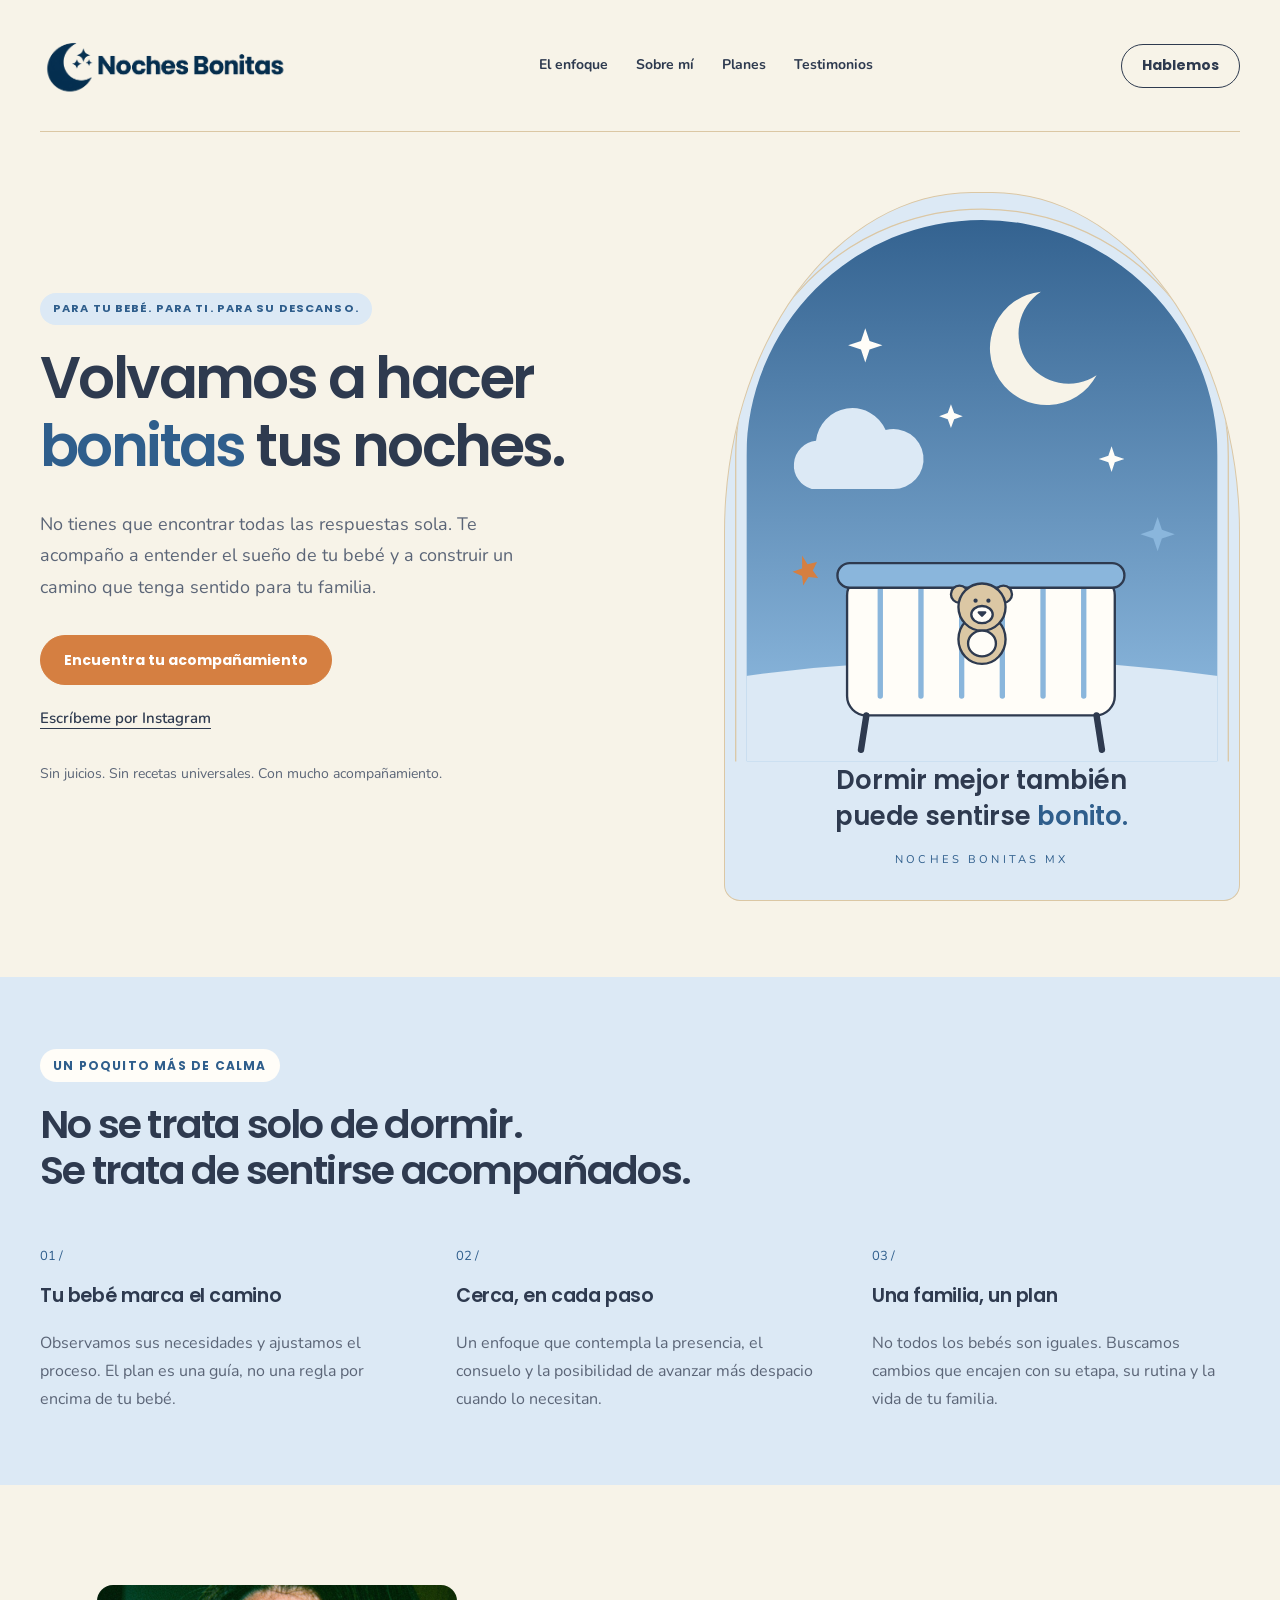
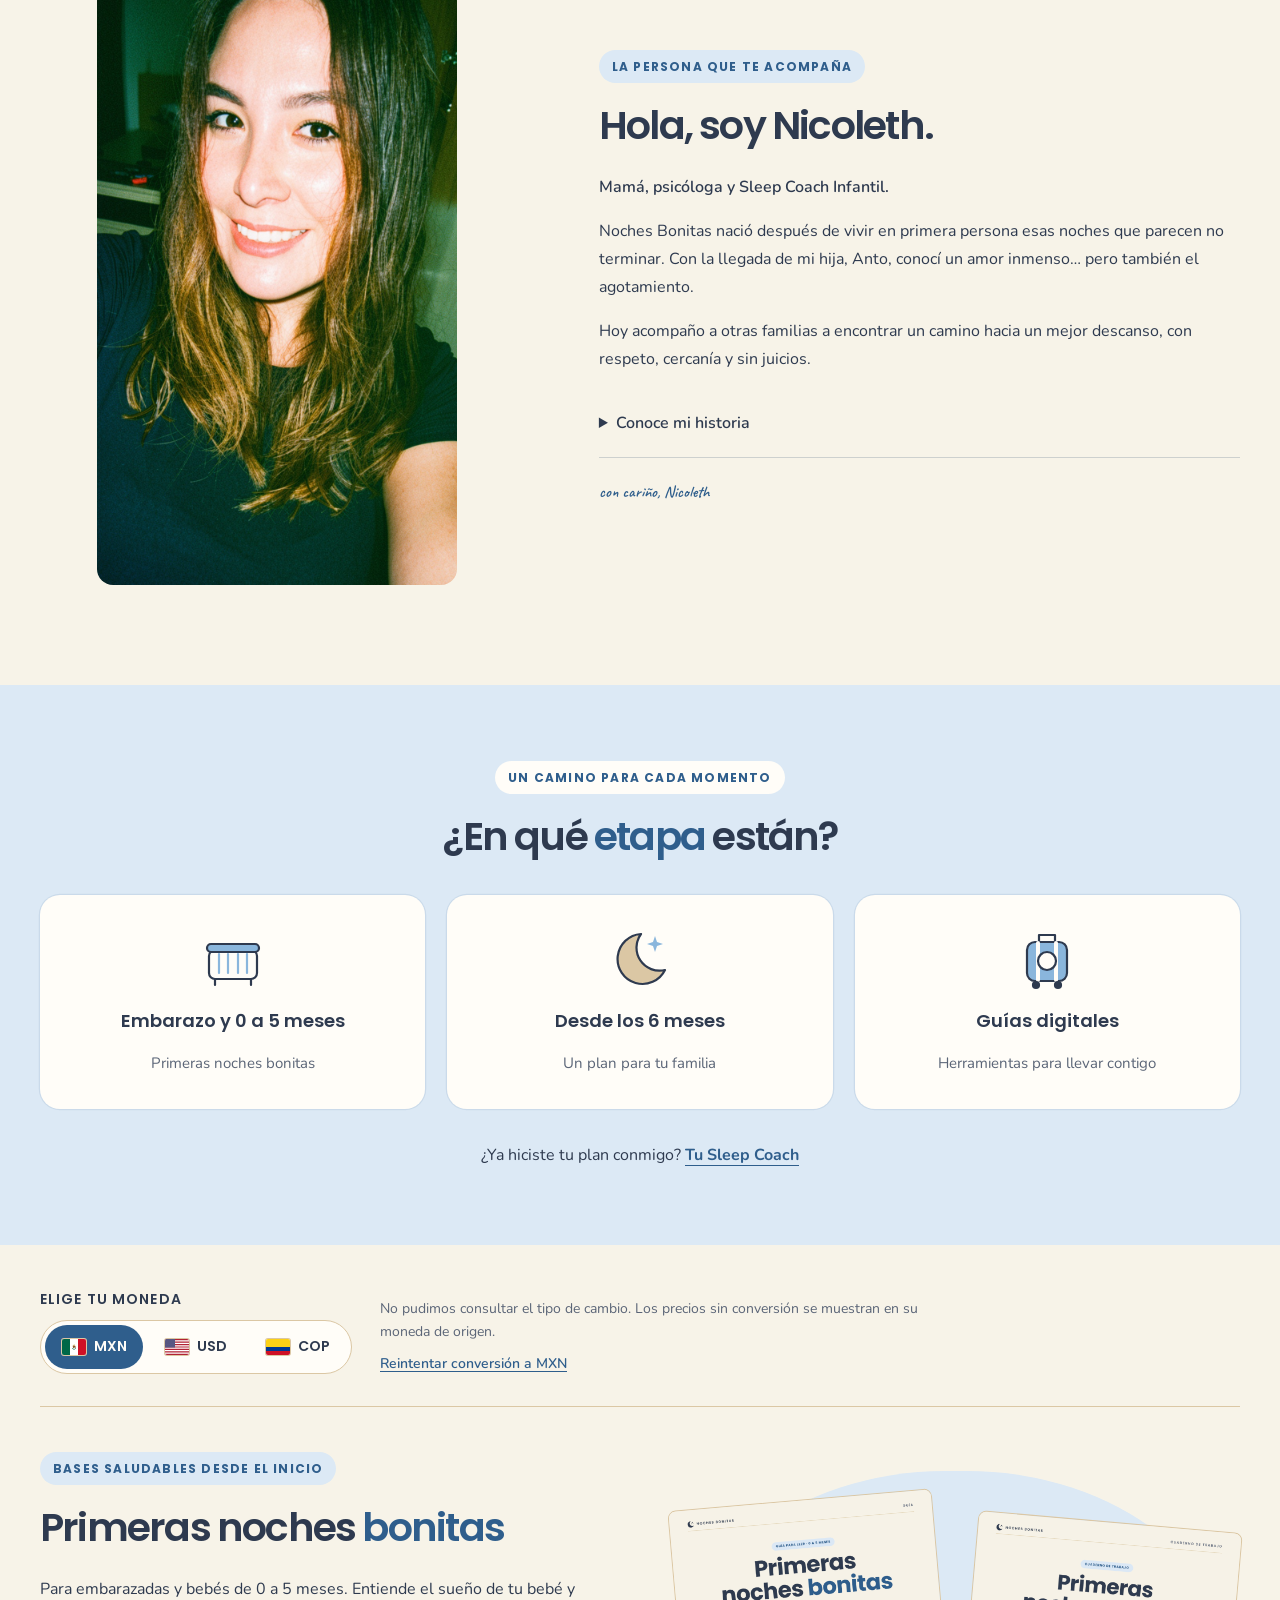
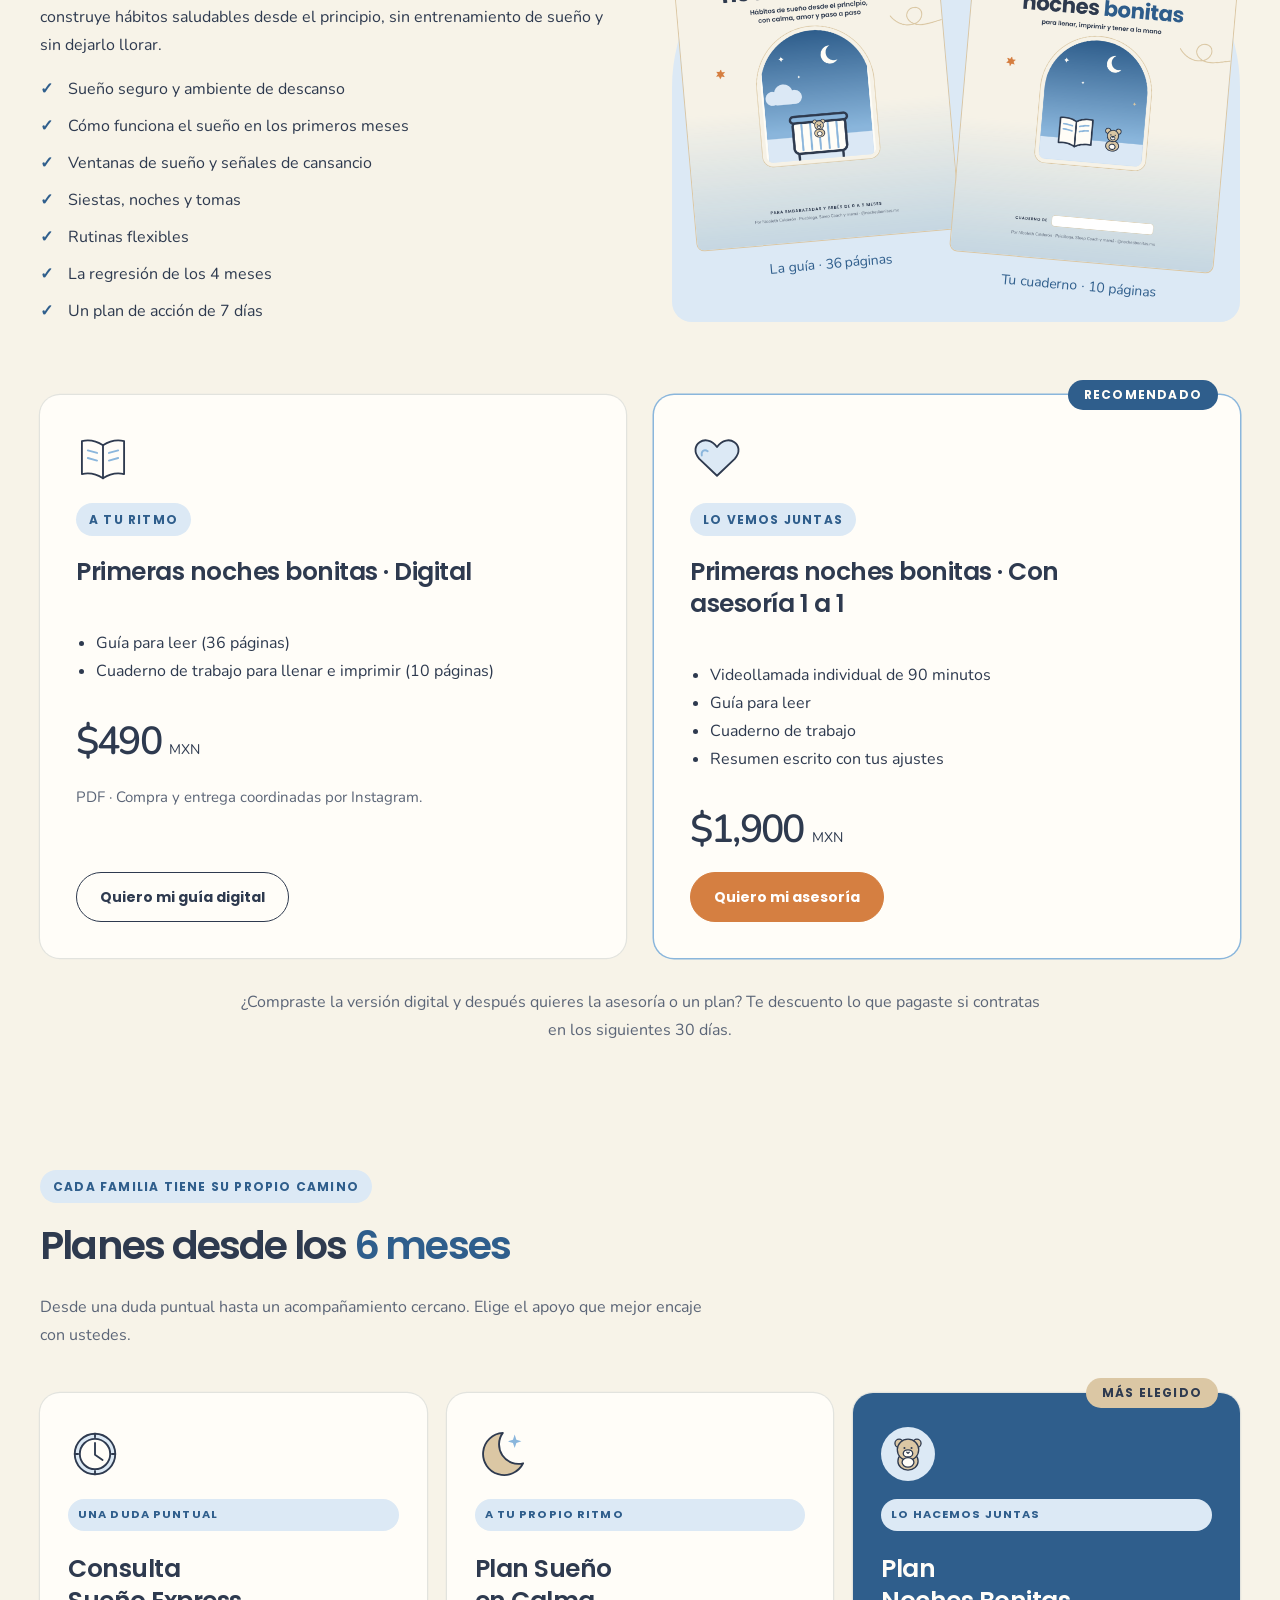
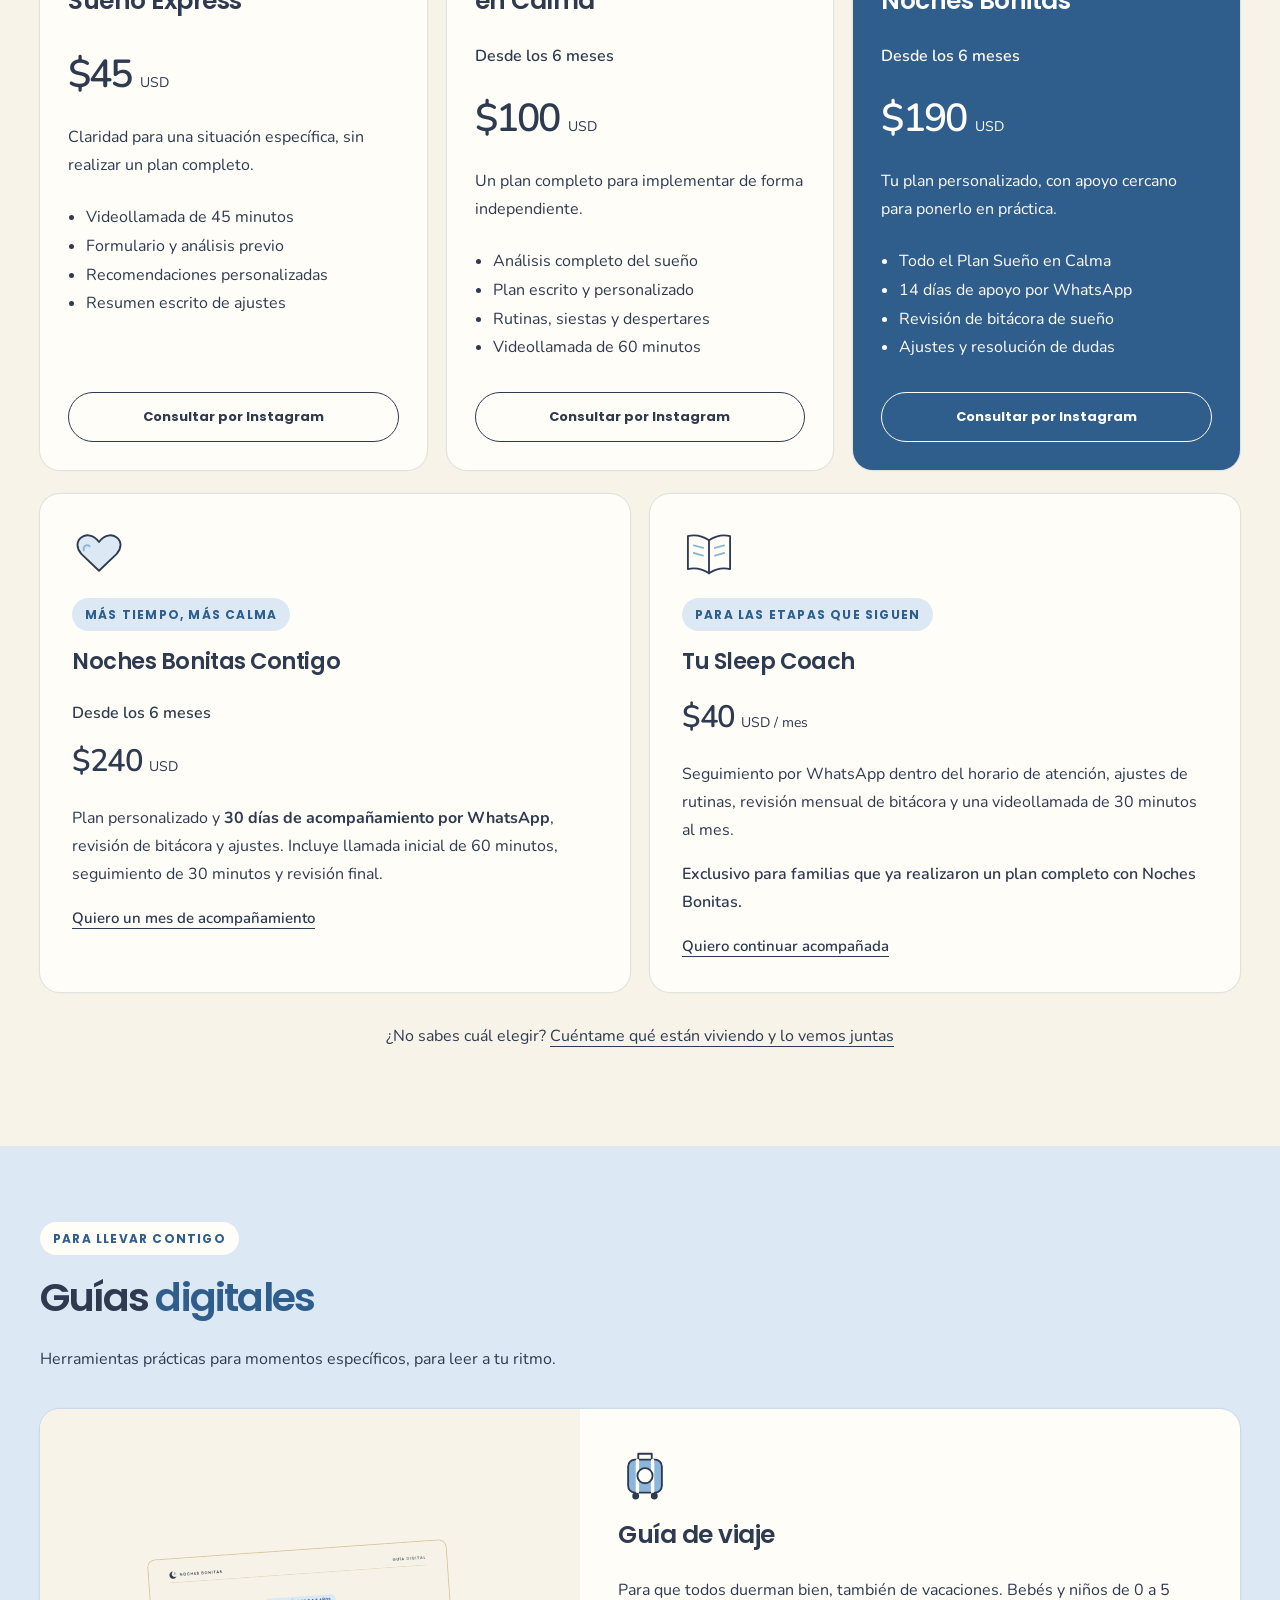
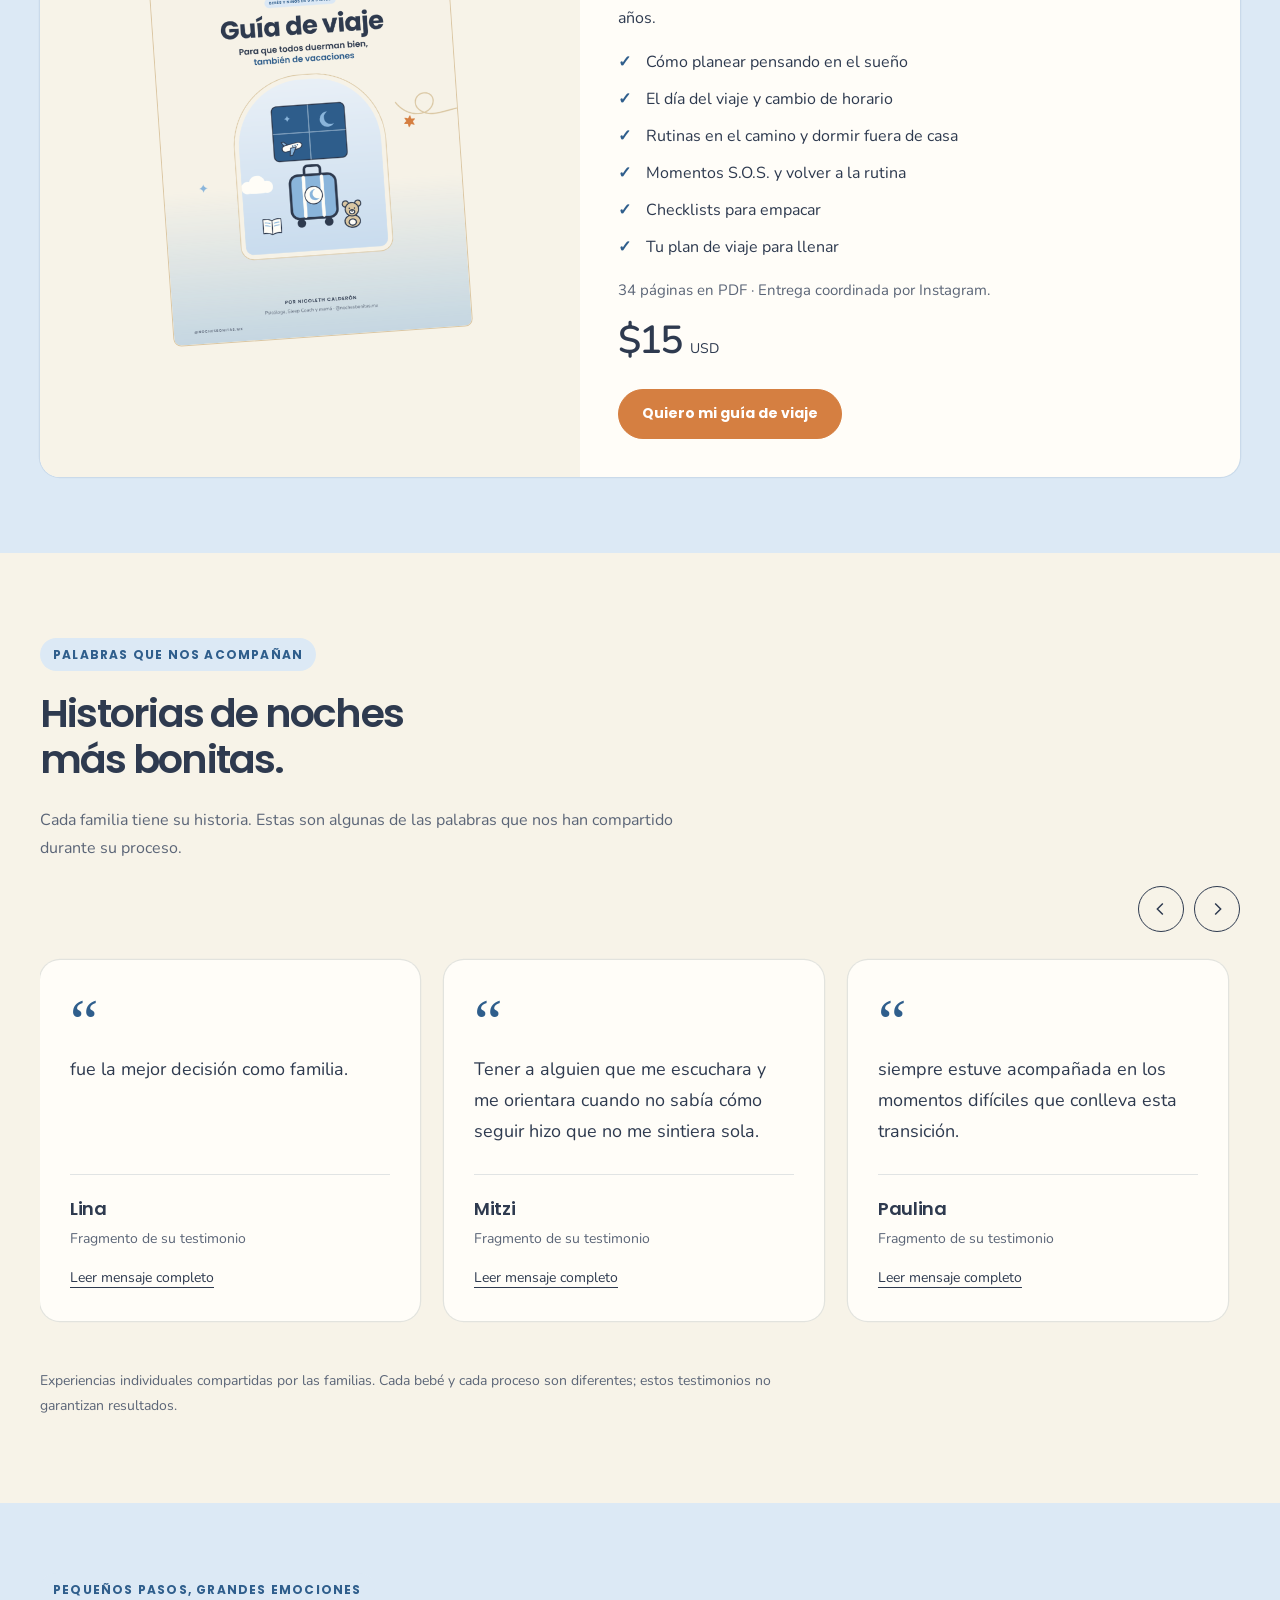
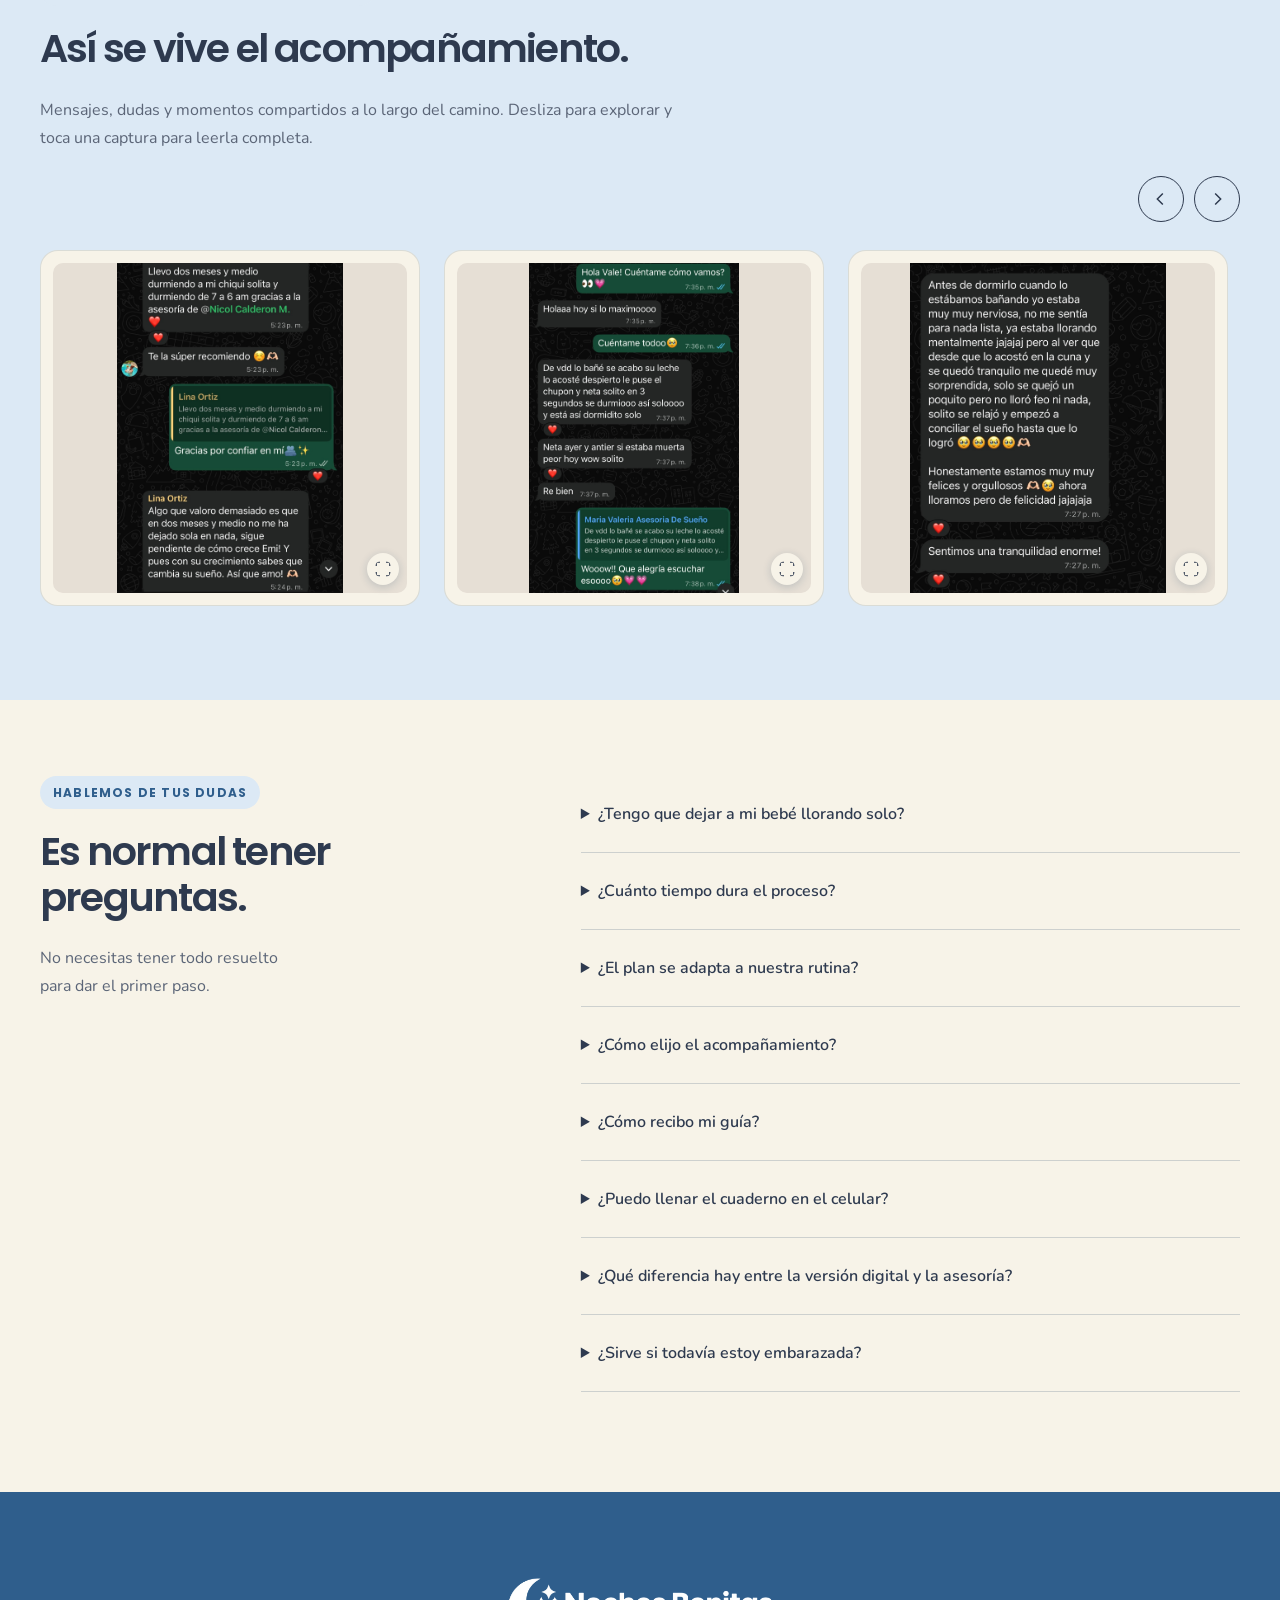
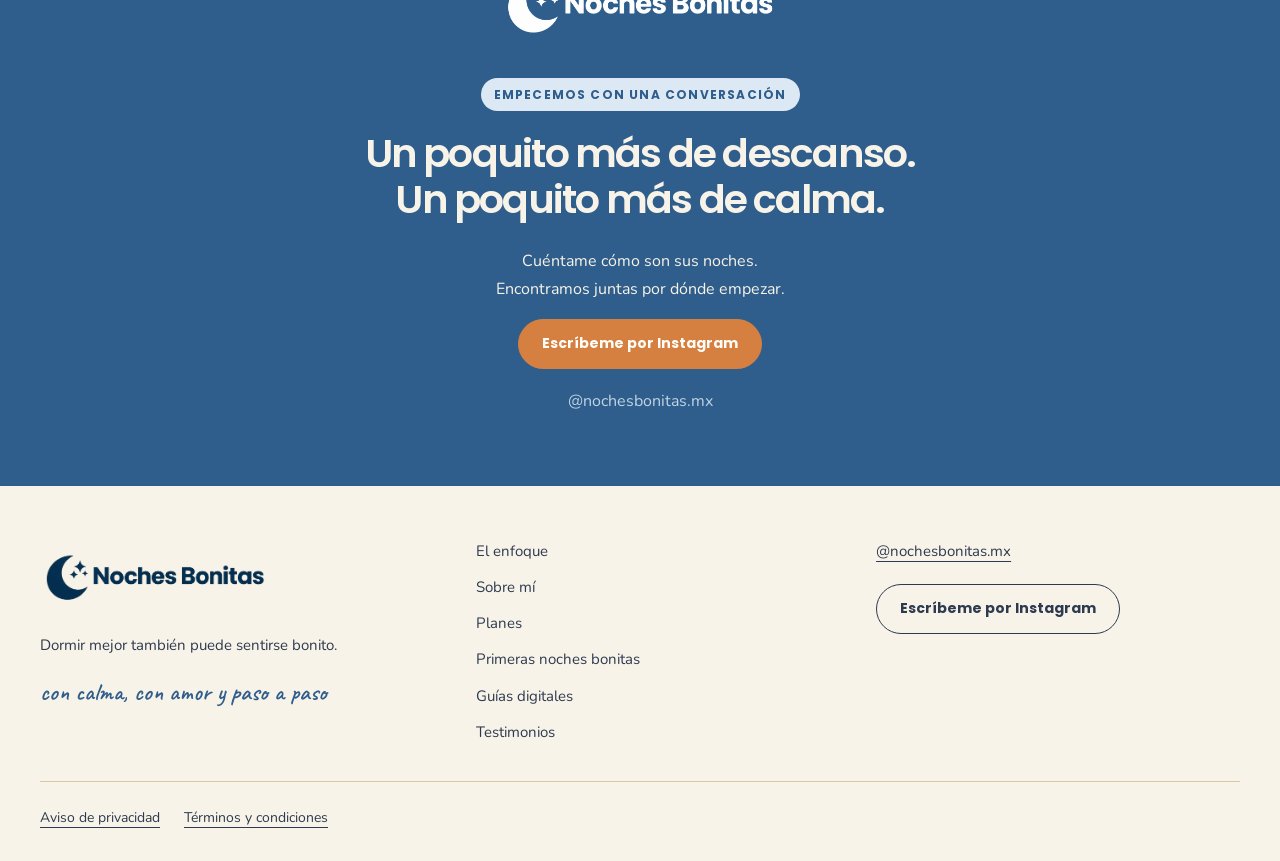
<file: index.html>
<!doctype html>
<html lang="es-MX">

<head>
  <meta charset="utf-8">
  <meta name="viewport" content="width=device-width, initial-scale=1">
  <meta name="description"
    content="Acompañamiento de sueño infantil respetuoso y personalizado con Nicoleth. Conoce los servicios de Noches Bonitas Mx.">
  <title>Noches Bonitas · Sueño infantil respetuoso</title>
  <link rel="preconnect" href="https://fonts.googleapis.com">
  <link rel="preconnect" href="https://fonts.gstatic.com" crossorigin>
  <link href="https://fonts.googleapis.com/css2?family=Caveat:wght@600&amp;family=Nunito:wght@400;600;700&amp;family=Poppins:wght@500;600;700&amp;display=swap" rel="stylesheet">
  <link rel="icon" type="image/svg+xml" href="assets/images/brand/favicon.svg">
  <meta property="og:title" content="Noches Bonitas · Sueño infantil respetuoso">
  <meta property="og:description" content="Acompañamiento respetuoso, planes y guías para cada etapa. Con calma, con amor y paso a paso.">
  <meta property="og:image" content="https://nochesbonitasmx.com/assets/mockups/vista-previa-compartir-1200x630.png">
  <meta property="og:image:width" content="1200">
  <meta property="og:image:height" content="630">
  <meta property="og:image:alt" content="Noches Bonitas: guías y acompañamiento para noches con más calma">
  <meta property="og:url" content="https://nochesbonitasmx.com/">
  <meta property="og:type" content="website">
  <meta name="twitter:card" content="summary_large_image">
  <link rel="stylesheet" href="styles.css?v=brand-refresh-1">
  <link rel="stylesheet" href="promotion.css?v=november-2026-2">
  <link rel="stylesheet" href="currency.css?v=2">
  <script src="currency.js?v=2" defer></script>
  <script src="promotion.js?v=currency-1" defer></script>
  <script src="animations.js" defer></script>
  <link rel="stylesheet" href="redesign.css?v=1">
  <link rel="stylesheet" href="contact.css?v=1">
  <script src="redesign.js?v=1" defer></script>

</head>

<body>
  <a class="skip-link" href="#inicio">Ir al contenido</a>
  <aside class="promo-banner" data-promo-banner aria-label="Promoción de noviembre" hidden>
    <div class="promo-banner-inner wrap">
      <div class="promo-banner-copy"><span class="promo-banner-tag">BUEN FIN · NOVIEMBRE</span><strong>30% en todos los servicios</strong><span class="promo-separator" aria-hidden="true">·</span></div>
      <div class="promo-countdown" role="timer" aria-live="off" aria-label="Tiempo restante de la promoción" data-promo-countdown></div>
      <button class="promo-banner-action" type="button" data-promo-details>Ver promoción</button>
      <button class="promo-dismiss" type="button" data-promo-dismiss aria-label="Cerrar barra de promoción">×</button>
    </div>
  </aside>
  <dialog class="promotion-dialog" data-promo-dialog aria-labelledby="promo-title" aria-describedby="promo-description promo-deadline">
    <div class="promo-panel" tabindex="-1">
      <button class="promo-close" type="button" data-promo-close aria-label="Cerrar promoción" autofocus>
        <svg viewBox="0 0 24 24" aria-hidden="true" focusable="false"><path d="m6 6 12 12M18 6 6 18"/></svg>
      </button>
      <img class="promo-emblem promo-brand" src="assets/images/brand/logo-web-v2.png" alt="Noches Bonitas" width="2172" height="724">
      <p class="eyebrow">UN BUEN FIN PARA DESCANSAR MEJOR</p>
      <h2 id="promo-title">Noviembre nos regala<br>noches más bonitas.</h2>
      <div class="promo-discount" aria-label="30 por ciento de descuento"><strong aria-hidden="true">30%</strong><span aria-hidden="true">DE DESCUENTO</span></div>
      <p class="promo-description" id="promo-description">En <strong>todos nuestros servicios</strong>, durante noviembre.<br>Un primer paso hacia noches con un poquito más de calma.</p>
      <button class="button" type="button" data-promo-plans>Encontrar mi plan</button>
      <p class="promo-deadline" id="promo-deadline">Válido hasta el 30 de noviembre de 2026, 23:59 h.<br>Horario de Ciudad de México. Precios en <span data-displayed-currency>USD</span>.</p>
    </div>
  </dialog>
  <header class="header wrap">
    <a class="brand-image" href="#inicio" aria-label="Noches Bonitas, inicio"><img
        src="assets/images/brand/logo-web-v2.png" alt="Noches Bonitas" width="2172" height="724"
        fetchpriority="high"></a>
    <button class="menu-toggle" type="button" data-menu-toggle aria-expanded="false" aria-controls="main-navigation" hidden><svg viewBox="0 0 24 24" aria-hidden="true"><path d="M4 6h16M4 12h16M4 18h16"/></svg><span class="promo-sr">Abrir menú</span></button>
    <nav id="main-navigation" aria-label="Navegación principal"><a href="#enfoque">El enfoque</a><a href="#nicoleth">Sobre mí</a><a
        href="#servicios">Planes</a><a href="#testimonios">Testimonios</a></nav>
    <a class="button small" href="https://ig.me/m/nochesbonitas.mx">Hablemos</a>
  </header>
  <main id="inicio">
    <section class="hero wrap" aria-labelledby="hero-title">
      <div class="hero-copy">
        <p class="eyebrow">PARA TU BEBÉ. PARA TI. PARA SU DESCANSO.</p>
        <h1 id="hero-title">Volvamos a hacer<br><em>bonitas</em> tus noches.</h1>
        <p class="intro">No tienes que encontrar todas las respuestas sola. Te acompaño a entender el sueño de tu bebé y
          a construir un camino que tenga sentido para tu familia.</p>
        <div class="actions"><a class="button" href="#servicios">Encuentra tu acompañamiento</a><a class="text-link" href="https://ig.me/m/nochesbonitas.mx">Escríbeme por Instagram</a></div>
        <p class="hero-note">Sin juicios. Sin recetas universales. Con mucho acompañamiento.</p>
      </div>
      <div class="night-art">
        <img src="assets/images/brand/night-scene.svg" width="480" height="550" alt="Una luna, una nube, una cuna y un osito bajo un cielo de estrellas" fetchpriority="high">
        <p>Dormir mejor también<br>puede sentirse <em>bonito.</em></p>
        <span class="art-caption">NOCHES BONITAS MX</span>
      </div>
    </section>
    <section class="approach" id="enfoque">
      <div class="wrap">
        <p class="eyebrow">UN POQUITO MÁS DE CALMA</p>
        <h2>No se trata solo de dormir.<br>Se trata de sentirse acompañados.</h2>
        <div class="principles">
          <article><span class="number">01 /</span>
            <h3>Tu bebé marca el camino</h3>
            <p>Observamos sus necesidades y ajustamos el proceso. El plan es una guía, no una regla por encima de tu
              bebé.</p>
          </article>
          <article><span class="number">02 /</span>
            <h3>Cerca, en cada paso</h3>
            <p>Un enfoque que contempla la presencia, el consuelo y la posibilidad de avanzar más despacio cuando lo
              necesitan.</p>
          </article>
          <article><span class="number">03 /</span>
            <h3>Una familia, un plan</h3>
            <p>No todos los bebés son iguales. Buscamos cambios que encajen con su etapa, su rutina y la vida de tu
              familia.</p>
          </article>
        </div>
      </div>
    </section>
    <section class="about wrap" id="nicoleth">
      <div class="portrait"><img src="assets/images/people/nicoleth.jpeg" alt="Nicoleth, fundadora de Noches Bonitas"
          width="900" height="1600" loading="lazy" decoding="async"></div>
      <div>
        <p class="eyebrow">LA PERSONA QUE TE ACOMPAÑA</p>
        <h2>Hola, soy Nicoleth.</h2>
        <p class="credentials">Mamá, psicóloga y Sleep Coach Infantil.</p>
        <p>Noches Bonitas nació después de vivir en primera persona esas noches que parecen no terminar. Con la llegada
          de mi hija, Anto, conocí un amor inmenso… pero también el agotamiento.</p>
        <p>Hoy acompaño a otras familias a encontrar un camino hacia un mejor descanso, con respeto, cercanía y sin
          juicios.</p>
        <details class="story">
          <summary>Conoce mi historia</summary>
          <p>Buscando respuestas descubrí que sí es posible ayudar a nuestros bebés a dormir mejor sin dejar de
            acompañarlos, respetando sus necesidades, sus tiempos y, sobre todo, el vínculo con nosotros.</p>
          <p>Y de ahí nació Noches Bonitas. Un espacio creado para familias que quieren mejorar el descanso de sus
            pequeños desde un enfoque cálido, respetuoso y personalizado, porque no todos los bebés son iguales y
            tampoco todas las familias necesitan lo mismo.</p>
          <p>Aquí vamos a mirar mucho más que cuántas horas duerme tu bebé. Vamos a entender qué está pasando, hacer los
            ajustes que necesitemos y encontrar juntas un camino que realmente tenga sentido para tu familia.</p>
          <p>Porque mi objetivo no es solamente que tu bebé duerma mejor. Es que ustedes vuelvan a disfrutar sus noches,
            sus días y esta etapa con un poquito más de calma.</p>
        </details>
        <p class="handwritten">con cariño, Nicoleth</p>
      </div>
    </section>
    <section class="stage-section" id="etapas" aria-labelledby="stage-title">
      <div class="wrap">
        <p class="eyebrow">UN CAMINO PARA CADA MOMENTO</p>
        <h2 id="stage-title">¿En qué <em>etapa</em> están?</h2>
        <div class="stage-grid">
          <a class="stage-card" href="#primeras-noches"><svg class="brand-icon" aria-hidden="true" focusable="false"><use href="assets/images/brand/icons.svg#crib"></use></svg><span>Embarazo y 0 a 5 meses</span><small>Primeras noches bonitas</small></a>
          <a class="stage-card" href="#servicios"><svg class="brand-icon" aria-hidden="true" focusable="false"><use href="assets/images/brand/icons.svg#moon"></use></svg><span>Desde los 6 meses</span><small>Un plan para tu familia</small></a>
          <a class="stage-card" href="#guias"><svg class="brand-icon" aria-hidden="true" focusable="false"><use href="assets/images/brand/icons.svg#suitcase"></use></svg><span>Guías digitales</span><small>Herramientas para llevar contigo</small></a>
        </div>
        <p class="stage-return">¿Ya hiciste tu plan conmigo? <a href="#sleep-coach">Tu Sleep Coach</a></p>
      </div>
    </section>
    <div class="wrap currency-section">
      <div class="currency-picker" data-currency-picker hidden>
        <fieldset aria-describedby="currency-status">
          <legend>Elige tu moneda</legend>
          <div class="currency-options">
            <label><input type="radio" name="plan-currency" value="MXN" checked><span class="currency-option"><img src="assets/images/brand/flag-mx.svg" alt="" width="24" height="16">MXN<span class="promo-sr"> · Pesos mexicanos</span></span></label>
            <label><input type="radio" name="plan-currency" value="USD"><span class="currency-option"><img src="assets/images/brand/flag-us.svg" alt="" width="24" height="16">USD<span class="promo-sr"> · Dólares estadounidenses</span></span></label>
            <label><input type="radio" name="plan-currency" value="COP"><span class="currency-option"><img src="assets/images/brand/flag-co.svg" alt="" width="24" height="16">COP<span class="promo-sr"> · Pesos colombianos</span></span></label>
          </div>
        </fieldset>
        <div class="currency-detail">
          <p id="currency-status" data-currency-status role="status" aria-live="polite"></p>
          <button type="button" data-currency-retry hidden>Reintentar conversión a MXN</button>
        </div>
      </div>
    </div>
    <section class="early-section" id="primeras-noches" aria-labelledby="early-title">
      <div class="wrap">
        <div class="early-intro">
          <div>
            <p class="eyebrow">BASES SALUDABLES DESDE EL INICIO</p>
            <h2 id="early-title">Primeras noches <em>bonitas</em></h2>
            <p>Para embarazadas y bebés de 0 a 5 meses. Entiende el sueño de tu bebé y construye hábitos saludables desde el principio, sin entrenamiento de sueño y sin dejarlo llorar.</p>
            <ul class="check-list">
              <li>Sueño seguro y ambiente de descanso</li>
              <li>Cómo funciona el sueño en los primeros meses</li>
              <li>Ventanas de sueño y señales de cansancio</li>
              <li>Siestas, noches y tomas</li>
              <li>Rutinas flexibles</li>
              <li>La regresión de los 4 meses</li>
              <li>Un plan de acción de 7 días</li>
            </ul>
          </div>
          <div class="book-pair">
            <figure><img src="assets/mockups/portada-guia-primeras-noches.png" alt="Portada de la guía Primeras noches bonitas" width="927" height="1200" loading="lazy" decoding="async"><figcaption>La guía · 36 páginas</figcaption></figure>
            <figure><img src="assets/mockups/portada-cuaderno-primeras-noches.png" alt="Portada del cuaderno de trabajo Primeras noches bonitas" width="927" height="1200" loading="lazy" decoding="async"><figcaption>Tu cuaderno · 10 páginas</figcaption></figure>
          </div>
        </div>
        <div class="product-grid">
          <article class="product-card">
            <svg class="brand-icon" aria-hidden="true" focusable="false"><use href="assets/images/brand/icons.svg#book"></use></svg>
            <p class="eyebrow">A TU RITMO</p>
            <h3>Primeras noches bonitas · Digital</h3>
            <ul><li>Guía para leer (36 páginas)</li><li>Cuaderno de trabajo para llenar e imprimir (10 páginas)</li></ul>
            <p class="price" data-regular-cents="49000" data-base-currency="MXN" data-discount="false" data-unit="MXN">$490 <span>MXN</span></p>
            <p class="delivery-note">PDF · Compra y entrega coordinadas por Instagram.</p>
            <a class="button outline" href="https://ig.me/m/nochesbonitas.mx" data-contact-product="Primeras noches bonitas · Digital">Quiero mi guía digital</a>
          </article>
          <article class="product-card recommended">
            <span class="badge">RECOMENDADO</span>
            <svg class="brand-icon" aria-hidden="true" focusable="false"><use href="assets/images/brand/icons.svg#heart"></use></svg>
            <p class="eyebrow">LO VEMOS JUNTAS</p>
            <h3>Primeras noches bonitas · Con asesoría 1 a 1</h3>
            <ul><li>Videollamada individual de 90 minutos</li><li>Guía para leer</li><li>Cuaderno de trabajo</li><li>Resumen escrito con tus ajustes</li></ul>
            <p class="price" data-regular-cents="190000" data-base-currency="MXN" data-unit="MXN">$1,900 <span>MXN</span></p>
            <a class="button" href="https://ig.me/m/nochesbonitas.mx" data-contact-product="Primeras noches bonitas · Con asesoría 1 a 1">Quiero mi asesoría</a>
          </article>
        </div>
        <p class="upgrade-note">¿Compraste la versión digital y después quieres la asesoría o un plan? Te descuento lo que pagaste si contratas en los siguientes 30 días.</p>
      </div>
    </section>
    <section class="services wrap" id="servicios">
      <div class="section-heading">
        <div>
          <p class="eyebrow">CADA FAMILIA TIENE SU PROPIO CAMINO</p>
          <h2>Planes desde los <em>6 meses</em></h2>
        </div>
        <p>Desde una duda puntual hasta un acompañamiento cercano. Elige el apoyo que mejor encaje con ustedes.</p>
      </div>
      <div class="plan-grid">
        <article class="plan">
          <svg class="brand-icon" aria-hidden="true" focusable="false"><use href="assets/images/brand/icons.svg#clock"></use></svg>
          <p class="eyebrow">UNA DUDA PUNTUAL</p>
          <h3>Consulta <br>Sueño Express</h3>
          <p class="price" data-regular-cents="4500" data-unit="USD">$45 <span>USD</span></p>
          <p>Claridad para una situación específica, sin realizar un plan completo.</p>
          <ul>
            <li>Videollamada de 45 minutos</li>
            <li>Formulario y análisis previo</li>
            <li>Recomendaciones personalizadas</li>
            <li>Resumen escrito de ajustes</li>
          </ul><a class="button outline" href="https://ig.me/m/nochesbonitas.mx" data-contact-product="Consulta Sueño Express">Consultar por Instagram</a>
        </article>
        <article class="plan">
          <svg class="brand-icon" aria-hidden="true" focusable="false"><use href="assets/images/brand/icons.svg#moon"></use></svg>
          <p class="eyebrow">A TU PROPIO RITMO</p>
          <h3>Plan Sueño <br>en Calma</h3>
          <p class="eligibility">Desde los 6 meses</p>
          <p class="price" data-regular-cents="10000" data-unit="USD">$100 <span>USD</span></p>
          <p>Un plan completo para implementar de forma independiente.</p>
          <ul>
            <li>Análisis completo del sueño</li>
            <li>Plan escrito y personalizado</li>
            <li>Rutinas, siestas y despertares</li>
            <li>Videollamada de 60 minutos</li>
          </ul><a class="button outline" href="https://ig.me/m/nochesbonitas.mx" data-contact-product="Plan Sueño en Calma">Consultar por Instagram</a>
        </article>
        <article class="plan featured"><span class="badge">MÁS ELEGIDO</span>
          <svg class="brand-icon" aria-hidden="true" focusable="false"><use href="assets/images/brand/icons.svg#bear"></use></svg>
          <p class="eyebrow">LO HACEMOS JUNTAS</p>
          <h3>Plan <br>Noches Bonitas</h3>
          <p class="eligibility">Desde los 6 meses</p>
          <p class="price" data-regular-cents="19000" data-unit="USD">$190 <span>USD</span></p>
          <p>Tu plan personalizado, con apoyo cercano para ponerlo en práctica.</p>
          <ul>
            <li>Todo el Plan Sueño en Calma</li>
            <li>14 días de apoyo por WhatsApp</li>
            <li>Revisión de bitácora de sueño</li>
            <li>Ajustes y resolución de dudas</li>
          </ul><a class="button cream" href="https://ig.me/m/nochesbonitas.mx" data-contact-product="Plan Noches Bonitas">Consultar por Instagram</a>
        </article>
      </div>
      <div class="extra-plans">
<article class="wide-plan">
          <svg class="brand-icon" aria-hidden="true" focusable="false"><use href="assets/images/brand/icons.svg#heart"></use></svg>
          <p class="eyebrow">MÁS TIEMPO, MÁS CALMA</p>
          <h3>Noches Bonitas Contigo</h3>
          <p class="eligibility">Desde los 6 meses</p>
          <p class="price" data-regular-cents="24000" data-unit="USD">$240 <span>USD</span></p>
          <p>Plan personalizado y <strong>30 días de acompañamiento por WhatsApp</strong>, revisión de bitácora y
            ajustes. Incluye llamada inicial de 60 minutos, seguimiento de 30 minutos y revisión final.</p><a
            class="text-link" href="https://ig.me/m/nochesbonitas.mx" data-contact-product="Noches Bonitas Contigo">Quiero un mes de acompañamiento</a>
        </article>
        <article class="wide-plan membership" id="sleep-coach">
          <svg class="brand-icon" aria-hidden="true" focusable="false"><use href="assets/images/brand/icons.svg#book"></use></svg>
          <p class="eyebrow">PARA LAS ETAPAS QUE SIGUEN</p>
          <h3>Tu Sleep Coach</h3>
          <p class="price" data-regular-cents="4000" data-unit="USD / mes">$40 <span>USD / mes</span></p>
          <p>Seguimiento por WhatsApp dentro del horario de atención, ajustes de rutinas, revisión mensual de bitácora y
            una videollamada de 30 minutos al mes.</p>
          <p class="eligibility">Exclusivo para familias que ya realizaron un plan completo con Noches Bonitas.</p><a
            class="text-link" href="https://ig.me/m/nochesbonitas.mx" data-contact-product="Tu Sleep Coach">Quiero continuar acompañada</a>
        </article>
      </div>
      <p class="help">¿No sabes cuál elegir? <a href="https://ig.me/m/nochesbonitas.mx">Cuéntame qué están viviendo y lo
          vemos juntas</a></p>
    </section>
    <section class="guides-section" id="guias" aria-labelledby="guides-title">
      <div class="wrap">
        <p class="eyebrow">PARA LLEVAR CONTIGO</p>
        <h2 id="guides-title">Guías <em>digitales</em></h2>
        <p>Herramientas prácticas para momentos específicos, para leer a tu ritmo.</p>
        <div class="guide-grid">
          <article class="guide-card">
            <div class="guide-cover"><img src="assets/mockups/portada-guia-de-viaje.png" alt="Portada de Guía de viaje" width="927" height="1200" loading="lazy" decoding="async"></div>
            <div class="guide-copy">
              <svg class="brand-icon" aria-hidden="true" focusable="false"><use href="assets/images/brand/icons.svg#suitcase"></use></svg>
              <h3>Guía de viaje</h3>
              <p>Para que todos duerman bien, también de vacaciones. Bebés y niños de 0 a 5 años.</p>
              <ul class="check-list"><li>Cómo planear pensando en el sueño</li><li>El día del viaje y cambio de horario</li><li>Rutinas en el camino y dormir fuera de casa</li><li>Momentos S.O.S. y volver a la rutina</li><li>Checklists para empacar</li><li>Tu plan de viaje para llenar</li></ul>
              <p class="delivery-note">34 páginas en PDF · Entrega coordinada por Instagram.</p>
              <p class="price" data-regular-cents="1500" data-unit="USD" data-discount="false">$15 <span>USD</span></p>
              <a class="button" href="https://ig.me/m/nochesbonitas.mx" data-contact-product="Guía de viaje">Quiero mi guía de viaje</a>
            </div>
          </article>
        </div>
      </div>
    </section>
    <section class="testimonials wrap" id="testimonios" aria-labelledby="testimonials-title" data-carousel>
      <p class="eyebrow">PALABRAS QUE NOS ACOMPAÑAN</p>
      <h2 id="testimonials-title">Historias de noches<br>más bonitas.</h2>
      <p class="testimonial-intro">Cada familia tiene su historia. Estas son algunas de las palabras que nos han
        compartido durante su proceso.</p>
      <div class="carousel-controls" hidden><button type="button" data-step="-1" aria-label="Anterior"
          aria-controls="quote-track"><svg viewBox="0 0 24 24" aria-hidden="true" focusable="false">
            <path d="m14 6-6 6 6 6" />
          </svg></button><button type="button" data-step="1" aria-label="Siguiente" aria-controls="quote-track"><svg
            viewBox="0 0 24 24" aria-hidden="true" focusable="false">
            <path d="m10 6 6 6-6 6" />
          </svg></button></div>
      <div class="carousel-track quote-track" id="quote-track" tabindex="0" role="region"
        aria-label="Testimonios de familias">
        <article class="testimonial-card"><span class="quote-mark" aria-hidden="true">“</span>
          <blockquote>
            <p>fue la mejor decisión como familia.</p>
          </blockquote>
          <div class="quote-source">
            <h3>Lina</h3>
            <p>Fragmento de su testimonio</p><a data-lightbox href="assets/images/testimonials/testimonio_lina.jpeg"
              aria-label="Leer testimonio completo de Lina">Leer mensaje completo</a>
          </div>
        </article>
        <article class="testimonial-card"><span class="quote-mark" aria-hidden="true">“</span>
          <blockquote>
            <p>Tener a alguien que me escuchara y me orientara cuando no sabía cómo seguir hizo que no me sintiera sola.
            </p>
          </blockquote>
          <div class="quote-source">
            <h3>Mitzi</h3>
            <p>Fragmento de su testimonio</p><a data-lightbox href="assets/images/testimonials/testimonio_mitzi.jpeg"
              aria-label="Leer testimonio completo de Mitzi">Leer mensaje completo</a>
          </div>
        </article>
        <article class="testimonial-card"><span class="quote-mark" aria-hidden="true">“</span>
          <blockquote>
            <p>siempre estuve acompañada en los momentos difíciles que conlleva esta transición.</p>
          </blockquote>
          <div class="quote-source">
            <h3>Paulina</h3>
            <p>Fragmento de su testimonio</p><a data-lightbox href="assets/images/testimonials/testimonio_paulina.jpeg"
              aria-label="Leer testimonio completo de Paulina">Leer mensaje completo</a>
          </div>
        </article>
        <article class="testimonial-card"><span class="quote-mark" aria-hidden="true">“</span>
          <blockquote>
            <p>El cambio es abismal, tenía taaaanto que no dormía tantas horas de corrido</p>
          </blockquote>
          <div class="quote-source">
            <h3>Rebe</h3>
            <p>Fragmento de su testimonio</p><a data-lightbox href="assets/images/testimonials/testimonio_rebe.jpeg"
              aria-label="Leer testimonio completo de Rebe">Leer mensaje completo</a>
          </div>
        </article>
      </div>
      <p class="testimonial-note">Experiencias individuales compartidas por las familias. Cada bebé y cada proceso son
        diferentes; estos testimonios no garantizan resultados.</p>
    </section>
    <section class="experience-band" aria-labelledby="experience-title">
      <div class="wrap" data-carousel>
        <p class="eyebrow">PEQUEÑOS PASOS, GRANDES EMOCIONES</p>
        <h2 id="experience-title">Así se vive el acompañamiento.</h2>
        <p class="testimonial-intro">Mensajes, dudas y momentos compartidos a lo largo del camino. Desliza para explorar
          y toca una captura para leerla completa.</p>
        <div class="carousel-controls" hidden><button type="button" data-step="-1" aria-label="Anterior"
            aria-controls="experience-track"><svg viewBox="0 0 24 24" aria-hidden="true" focusable="false">
              <path d="m14 6-6 6 6 6" />
            </svg></button><button type="button" data-step="1" aria-label="Siguiente"
            aria-controls="experience-track"><svg viewBox="0 0 24 24" aria-hidden="true" focusable="false">
              <path d="m10 6 6 6-6 6" />
            </svg></button></div>
        <div class="carousel-track experience-track" id="experience-track" tabindex="0" role="region"
          aria-label="Capturas del acompañamiento">
          <a class="experience-card" data-lightbox href="assets/images/testimonials/1.jpeg"
            aria-label="Ampliar mensaje del acompañamiento 1"><img src="assets/images/testimonials/1.jpeg"
              alt="Captura de conversación durante el acompañamiento, mensaje 1" loading="lazy" decoding="async"
              width="400" height="560"><svg class="expand-icon" viewBox="0 0 24 24" aria-hidden="true" focusable="false"><path d="M8 3H3v5m13-5h5v5M3 16v5h5m13-5v5h-5"/></svg></a>
          <a class="experience-card" data-lightbox href="assets/images/testimonials/2.jpeg"
            aria-label="Ampliar mensaje del acompañamiento 2"><img src="assets/images/testimonials/2.jpeg"
              alt="Captura de conversación durante el acompañamiento, mensaje 2" loading="lazy" decoding="async"
              width="400" height="560"><svg class="expand-icon" viewBox="0 0 24 24" aria-hidden="true" focusable="false"><path d="M8 3H3v5m13-5h5v5M3 16v5h5m13-5v5h-5"/></svg></a>
          <a class="experience-card" data-lightbox href="assets/images/testimonials/3.jpeg"
            aria-label="Ampliar mensaje del acompañamiento 3"><img src="assets/images/testimonials/3.jpeg"
              alt="Captura de conversación durante el acompañamiento, mensaje 3" loading="lazy" decoding="async"
              width="400" height="560"><svg class="expand-icon" viewBox="0 0 24 24" aria-hidden="true" focusable="false"><path d="M8 3H3v5m13-5h5v5M3 16v5h5m13-5v5h-5"/></svg></a>
          <a class="experience-card" data-lightbox href="assets/images/testimonials/4.jpeg"
            aria-label="Ampliar mensaje del acompañamiento 4"><img src="assets/images/testimonials/4.jpeg"
              alt="Captura de conversación durante el acompañamiento, mensaje 4" loading="lazy" decoding="async"
              width="400" height="560"><svg class="expand-icon" viewBox="0 0 24 24" aria-hidden="true" focusable="false"><path d="M8 3H3v5m13-5h5v5M3 16v5h5m13-5v5h-5"/></svg></a>
          <a class="experience-card" data-lightbox href="assets/images/testimonials/5.jpeg"
            aria-label="Ampliar mensaje del acompañamiento 5"><img src="assets/images/testimonials/5.jpeg"
              alt="Captura de conversación durante el acompañamiento, mensaje 5" loading="lazy" decoding="async"
              width="400" height="560"><svg class="expand-icon" viewBox="0 0 24 24" aria-hidden="true" focusable="false"><path d="M8 3H3v5m13-5h5v5M3 16v5h5m13-5v5h-5"/></svg></a>
          <a class="experience-card" data-lightbox href="assets/images/testimonials/6-blurred.png"
            aria-label="Ampliar mensaje del acompañamiento 6"><img src="assets/images/testimonials/6-blurred.png"
              alt="Captura de conversación durante el acompañamiento, mensaje 6" loading="lazy" decoding="async"
              width="400" height="560"><svg class="expand-icon" viewBox="0 0 24 24" aria-hidden="true" focusable="false"><path d="M8 3H3v5m13-5h5v5M3 16v5h5m13-5v5h-5"/></svg></a>
          <a class="experience-card" data-lightbox href="assets/images/testimonials/7.jpeg"
            aria-label="Ampliar mensaje del acompañamiento 7"><img src="assets/images/testimonials/7.jpeg"
              alt="Captura de conversación durante el acompañamiento, mensaje 7" loading="lazy" decoding="async"
              width="400" height="560"><svg class="expand-icon" viewBox="0 0 24 24" aria-hidden="true" focusable="false"><path d="M8 3H3v5m13-5h5v5M3 16v5h5m13-5v5h-5"/></svg></a>
          <a class="experience-card" data-lightbox href="assets/images/testimonials/8.jpeg"
            aria-label="Ampliar mensaje del acompañamiento 8"><img src="assets/images/testimonials/8.jpeg"
              alt="Captura de conversación durante el acompañamiento, mensaje 8" loading="lazy" decoding="async"
              width="400" height="560"><svg class="expand-icon" viewBox="0 0 24 24" aria-hidden="true" focusable="false"><path d="M8 3H3v5m13-5h5v5M3 16v5h5m13-5v5h-5"/></svg></a>
          <a class="experience-card" data-lightbox href="assets/images/testimonials/9.jpeg"
            aria-label="Ampliar mensaje del acompañamiento 9"><img src="assets/images/testimonials/9.jpeg"
              alt="Captura de conversación durante el acompañamiento, mensaje 9" loading="lazy" decoding="async"
              width="400" height="560"><svg class="expand-icon" viewBox="0 0 24 24" aria-hidden="true" focusable="false"><path d="M8 3H3v5m13-5h5v5M3 16v5h5m13-5v5h-5"/></svg></a>
          <a class="experience-card" data-lightbox href="assets/images/testimonials/10.jpeg"
            aria-label="Ampliar mensaje del acompañamiento 10"><img src="assets/images/testimonials/10.jpeg"
              alt="Captura de conversación durante el acompañamiento, mensaje 10" loading="lazy" decoding="async"
              width="400" height="560"><svg class="expand-icon" viewBox="0 0 24 24" aria-hidden="true" focusable="false"><path d="M8 3H3v5m13-5h5v5M3 16v5h5m13-5v5h-5"/></svg></a>
          <a class="experience-card" data-lightbox href="assets/images/testimonials/11.jpeg"
            aria-label="Ampliar mensaje del acompañamiento 11"><img src="assets/images/testimonials/11.jpeg"
              alt="Captura de conversación durante el acompañamiento, mensaje 11" loading="lazy" decoding="async"
              width="400" height="560"><svg class="expand-icon" viewBox="0 0 24 24" aria-hidden="true" focusable="false"><path d="M8 3H3v5m13-5h5v5M3 16v5h5m13-5v5h-5"/></svg></a>
          <a class="experience-card" data-lightbox href="assets/images/testimonials/12.jpeg"
            aria-label="Ampliar mensaje del acompañamiento 12"><img src="assets/images/testimonials/12.jpeg"
              alt="Captura de conversación durante el acompañamiento, mensaje 12" loading="lazy" decoding="async"
              width="400" height="560"><svg class="expand-icon" viewBox="0 0 24 24" aria-hidden="true" focusable="false"><path d="M8 3H3v5m13-5h5v5M3 16v5h5m13-5v5h-5"/></svg></a>
        </div>
      </div>
    </section>
    <dialog class="image-dialog" aria-labelledby="image-title">
      <div class="image-dialog-panel">
      <div class="image-dialog-bar">
        <h2 id="image-title">Mensaje completo</h2><button type="button" data-close aria-label="Cerrar imagen" autofocus><svg viewBox="0 0 24 24" aria-hidden="true" focusable="false"><path d="m6 6 12 12M18 6 6 18"/></svg></button>
      </div>
      <img alt="">
      </div>
    </dialog>
    <script src="testimonials.js?v=modal-layer-3" defer></script>

    <section class="faq wrap" id="preguntas">
      <div>
        <p class="eyebrow">HABLEMOS DE TUS DUDAS</p>
        <h2>Es normal tener<br>preguntas.</h2>
        <p>No necesitas tener todo resuelto<br>para dar el primer paso.</p>
      </div>
      <div class="questions">
        <details>
          <summary>¿Tengo que dejar a mi bebé llorando solo?</summary>
          <p>El enfoque de Noches Bonitas no consiste en dejarlo llorando solo. Puede haber protesta o llanto ante los
            cambios; el acompañamiento se adapta y puede incluir voz, contacto, brazos o una pausa.</p>
        </details>
        <details>
          <summary>¿Cuánto tiempo dura el proceso?</summary>
          <p>No hay un número exacto de noches ni resultados garantizados. Cada bebé y cada familia tienen su ritmo. Los
            14 o 30 días de los planes corresponden al tiempo de acompañamiento contratado.</p>
        </details>
        <details>
          <summary>¿El plan se adapta a nuestra rutina?</summary>
          <p>Sí. Se busca una estructura flexible y personalizada. No se trata de seguir un horario perfecto, sino de
            observar las necesidades de tu bebé y ajustar el camino.</p>
        </details>
        <details>
          <summary>¿Cómo elijo el acompañamiento?</summary>
          <p>Si estás embarazada o tu bebé tiene de 0 a 5 meses, Primeras noches bonitas ofrece orientación sin
            entrenamiento de sueño. Desde los 6 meses, puedes elegir un plan personalizado con distintos niveles de
            apoyo. Para una situación puntual, está la Consulta Sueño Express. Escríbeme por Instagram y revisamos qué
            opción encaja con tu familia.</p>
        </details>
        <details>
          <summary>¿Cómo recibo mi guía?</summary>
          <p>Escríbeme por Instagram para coordinar la compra y la entrega del PDF. Por ahora, la entrega es manual: no hay pago ni descarga automática en este sitio.</p>
        </details>
        <details>
          <summary>¿Puedo llenar el cuaderno en el celular?</summary>
          <p>Sí. Puedes escribir directo en el PDF con una aplicación compatible o imprimirlo.</p>
        </details>
        <details>
          <summary>¿Qué diferencia hay entre la versión digital y la asesoría?</summary>
          <p>La digital es para aprender a tu ritmo. En la asesoría, además, vemos juntas el caso de tu bebé en una videollamada de 90 minutos.</p>
        </details>
        <details>
          <summary>¿Sirve si todavía estoy embarazada?</summary>
          <p>Sí, es el mejor momento para prepararte.</p>
        </details>
      </div>
    </section>
    <section class="contact">
      <div class="wrap"><img class="contact-logo" src="assets/images/brand/logo-web-v2.png" alt="Noches Bonitas"
          width="2172" height="724" loading="lazy" decoding="async">
        <p class="eyebrow">EMPECEMOS CON UNA CONVERSACIÓN</p>
        <h2>Un poquito más de descanso.<br>Un poquito más de calma.</h2>
        <p>Cuéntame cómo son sus noches.<br>Encontramos juntas por dónde empezar.</p><a class="button cream"
          href="https://ig.me/m/nochesbonitas.mx">Escríbeme por Instagram</a>
        <p class="handle">@nochesbonitas.mx</p>
      </div>
    </section>
  </main>
  <footer class="site-footer wrap">
    <div class="footer-brand">
      <a href="#inicio"><img src="assets/images/brand/logo-web-v2.png" width="2172" height="724" alt="Noches Bonitas" loading="lazy" decoding="async"></a>
      <p>Dormir mejor también puede sentirse bonito.</p>
      <p class="handwritten">con calma, con amor y paso a paso</p>
    </div>
    <nav aria-label="Enlaces del pie de página"><a href="#enfoque">El enfoque</a><a href="#nicoleth">Sobre mí</a><a href="#servicios">Planes</a><a href="#primeras-noches">Primeras noches bonitas</a><a href="#guias">Guías digitales</a><a href="#testimonios">Testimonios</a></nav>
    <div class="footer-contact"><a href="https://www.instagram.com/nochesbonitas.mx/">@nochesbonitas.mx</a><a class="button outline" href="https://ig.me/m/nochesbonitas.mx">Escríbeme por Instagram</a></div>
    <div class="footer-legal"><a href="aviso-de-privacidad.html">Aviso de privacidad</a><a href="terminos.html">Términos y condiciones</a></div>
  </footer>
</body>

</html>
</file>
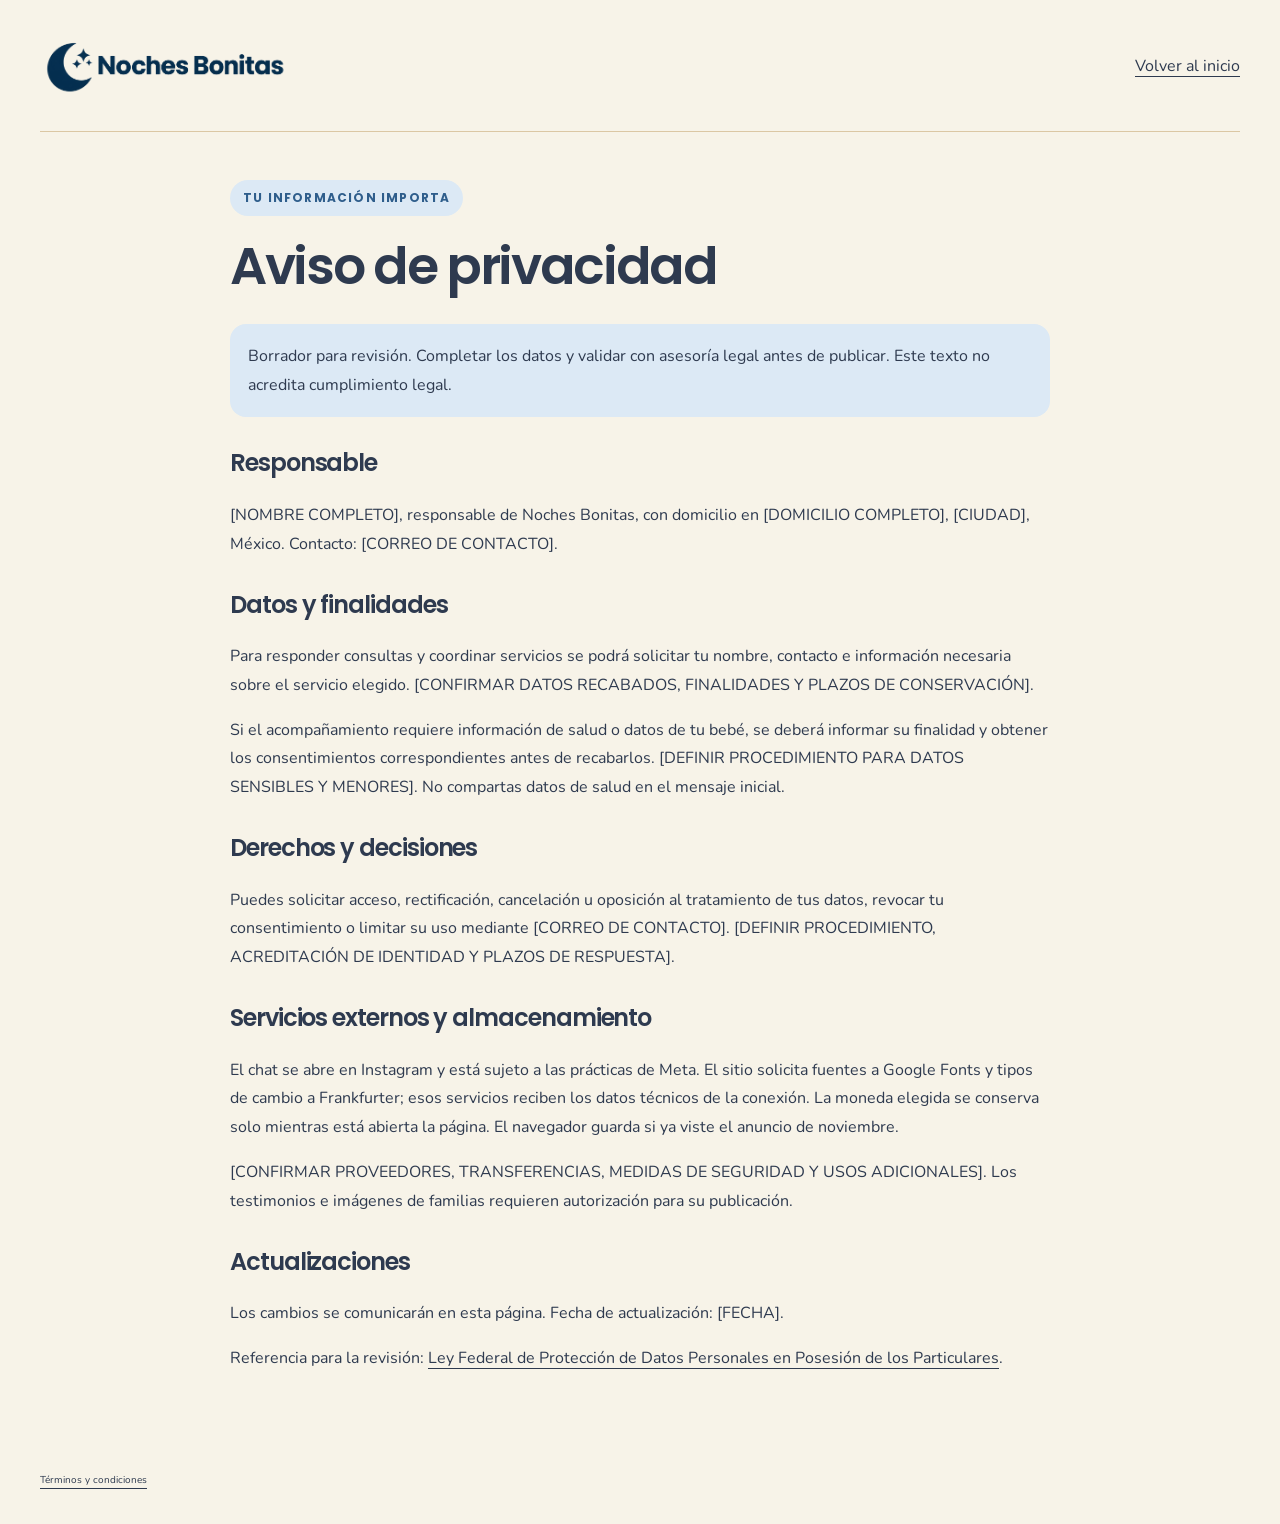
<file: aviso-de-privacidad.html>
<!doctype html><html lang="es-MX"><head><meta charset="utf-8"><meta name="viewport" content="width=device-width, initial-scale=1"><meta name="robots" content="noindex"><title>Aviso de privacidad · Noches Bonitas</title><link rel="preconnect" href="https://fonts.googleapis.com"><link rel="preconnect" href="https://fonts.gstatic.com" crossorigin><link href="https://fonts.googleapis.com/css2?family=Nunito:wght@400;600;700&family=Poppins:wght@500;600;700&display=swap" rel="stylesheet"><link rel="stylesheet" href="styles.css"><link rel="stylesheet" href="redesign.css"><link rel="stylesheet" href="contact.css"><link rel="icon" href="assets/images/brand/favicon.svg"></head><body><header class="header wrap"><a class="brand-image" href="index.html"><img src="assets/images/brand/logo-web-v2.png" alt="Noches Bonitas"></a><a href="index.html">Volver al inicio</a></header><main class="legal wrap"><p class="eyebrow">TU INFORMACIÓN IMPORTA</p><h1>Aviso de privacidad</h1><p class="legal-draft">Borrador para revisión. Completar los datos y validar con asesoría legal antes de publicar. Este texto no acredita cumplimiento legal.</p><h2>Responsable</h2><p>[NOMBRE COMPLETO], responsable de Noches Bonitas, con domicilio en [DOMICILIO COMPLETO], [CIUDAD], México. Contacto: [CORREO DE CONTACTO].</p><h2>Datos y finalidades</h2><p>Para responder consultas y coordinar servicios se podrá solicitar tu nombre, contacto e información necesaria sobre el servicio elegido. [CONFIRMAR DATOS RECABADOS, FINALIDADES Y PLAZOS DE CONSERVACIÓN].</p><p>Si el acompañamiento requiere información de salud o datos de tu bebé, se deberá informar su finalidad y obtener los consentimientos correspondientes antes de recabarlos. [DEFINIR PROCEDIMIENTO PARA DATOS SENSIBLES Y MENORES]. No compartas datos de salud en el mensaje inicial.</p><h2>Derechos y decisiones</h2><p>Puedes solicitar acceso, rectificación, cancelación u oposición al tratamiento de tus datos, revocar tu consentimiento o limitar su uso mediante [CORREO DE CONTACTO]. [DEFINIR PROCEDIMIENTO, ACREDITACIÓN DE IDENTIDAD Y PLAZOS DE RESPUESTA].</p><h2>Servicios externos y almacenamiento</h2><p>El chat se abre en Instagram y está sujeto a las prácticas de Meta. El sitio solicita fuentes a Google Fonts y tipos de cambio a Frankfurter; esos servicios reciben los datos técnicos de la conexión. La moneda elegida se conserva solo mientras está abierta la página. El navegador guarda si ya viste el anuncio de noviembre.</p><p>[CONFIRMAR PROVEEDORES, TRANSFERENCIAS, MEDIDAS DE SEGURIDAD Y USOS ADICIONALES]. Los testimonios e imágenes de familias requieren autorización para su publicación.</p><h2>Actualizaciones</h2><p>Los cambios se comunicarán en esta página. Fecha de actualización: [FECHA].</p><p>Referencia para la revisión: <a href="https://www.diputados.gob.mx/LeyesBiblio/pdf/LFPDPPP.pdf">Ley Federal de Protección de Datos Personales en Posesión de los Particulares</a>.</p></main><footer class="wrap"><a href="terminos.html">Términos y condiciones</a></footer></body></html>
</file>
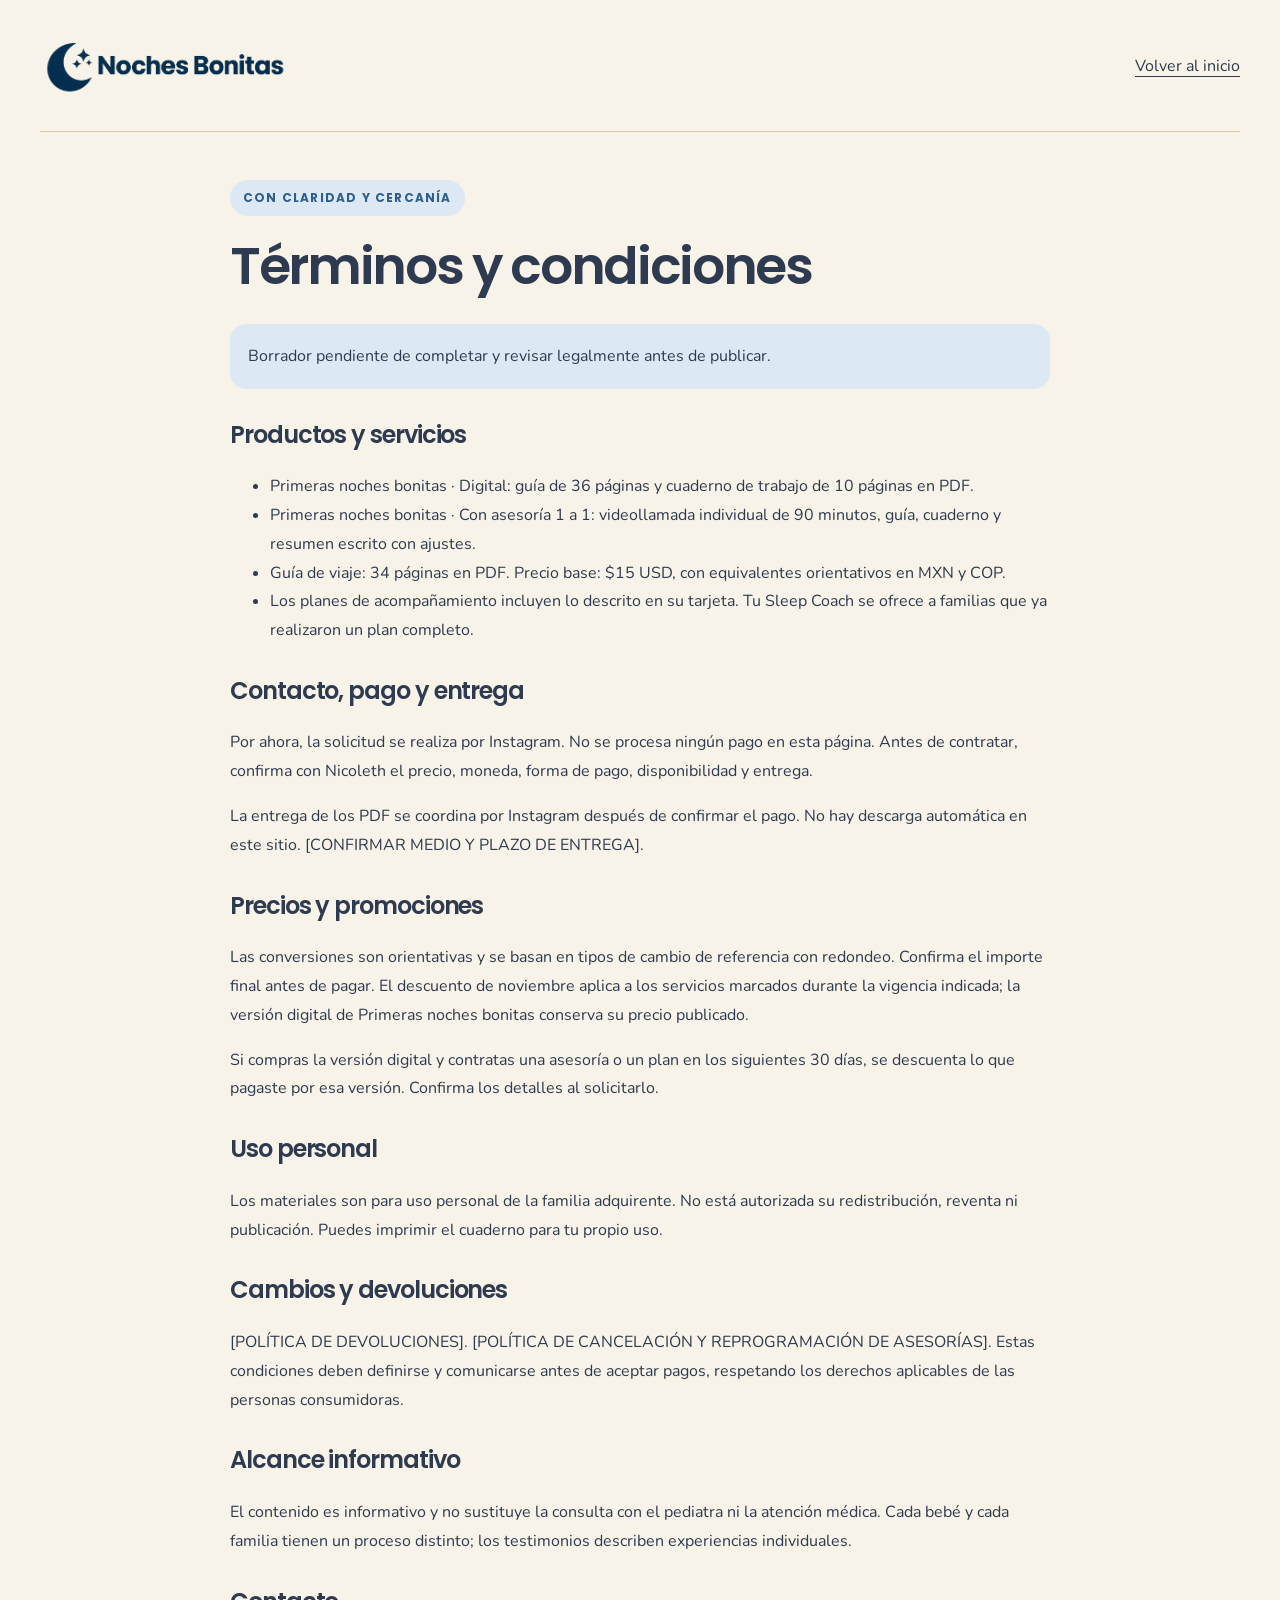
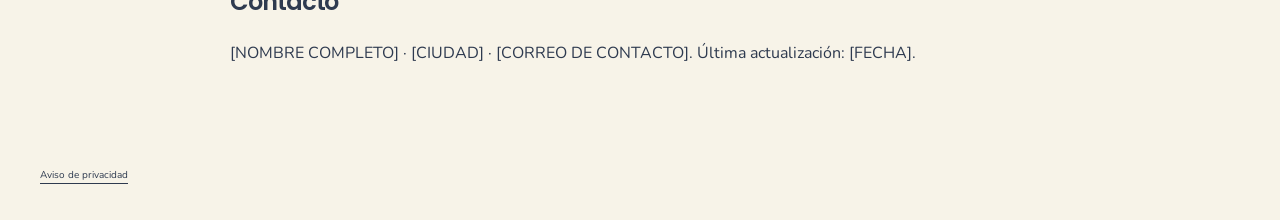
<file: terminos.html>
<!doctype html><html lang="es-MX"><head><meta charset="utf-8"><meta name="viewport" content="width=device-width, initial-scale=1"><meta name="robots" content="noindex"><title>Términos y condiciones · Noches Bonitas</title><link rel="preconnect" href="https://fonts.googleapis.com"><link rel="preconnect" href="https://fonts.gstatic.com" crossorigin><link href="https://fonts.googleapis.com/css2?family=Nunito:wght@400;600;700&family=Poppins:wght@500;600;700&display=swap" rel="stylesheet"><link rel="stylesheet" href="styles.css"><link rel="stylesheet" href="redesign.css"><link rel="stylesheet" href="contact.css"><link rel="icon" href="assets/images/brand/favicon.svg"></head><body><header class="header wrap"><a class="brand-image" href="index.html"><img src="assets/images/brand/logo-web-v2.png" alt="Noches Bonitas"></a><a href="index.html">Volver al inicio</a></header><main class="legal wrap"><p class="eyebrow">CON CLARIDAD Y CERCANÍA</p><h1>Términos y condiciones</h1><p class="legal-draft">Borrador pendiente de completar y revisar legalmente antes de publicar.</p><h2>Productos y servicios</h2><ul><li>Primeras noches bonitas · Digital: guía de 36 páginas y cuaderno de trabajo de 10 páginas en PDF.</li><li>Primeras noches bonitas · Con asesoría 1 a 1: videollamada individual de 90 minutos, guía, cuaderno y resumen escrito con ajustes.</li><li>Guía de viaje: 34 páginas en PDF. Precio base: $15 USD, con equivalentes orientativos en MXN y COP.</li><li>Los planes de acompañamiento incluyen lo descrito en su tarjeta. Tu Sleep Coach se ofrece a familias que ya realizaron un plan completo.</li></ul><h2>Contacto, pago y entrega</h2><p>Por ahora, la solicitud se realiza por Instagram. No se procesa ningún pago en esta página. Antes de contratar, confirma con Nicoleth el precio, moneda, forma de pago, disponibilidad y entrega.</p><p>La entrega de los PDF se coordina por Instagram después de confirmar el pago. No hay descarga automática en este sitio. [CONFIRMAR MEDIO Y PLAZO DE ENTREGA].</p><h2>Precios y promociones</h2><p>Las conversiones son orientativas y se basan en tipos de cambio de referencia con redondeo. Confirma el importe final antes de pagar. El descuento de noviembre aplica a los servicios marcados durante la vigencia indicada; la versión digital de Primeras noches bonitas conserva su precio publicado.</p><p>Si compras la versión digital y contratas una asesoría o un plan en los siguientes 30 días, se descuenta lo que pagaste por esa versión. Confirma los detalles al solicitarlo.</p><h2>Uso personal</h2><p>Los materiales son para uso personal de la familia adquirente. No está autorizada su redistribución, reventa ni publicación. Puedes imprimir el cuaderno para tu propio uso.</p><h2>Cambios y devoluciones</h2><p>[POLÍTICA DE DEVOLUCIONES]. [POLÍTICA DE CANCELACIÓN Y REPROGRAMACIÓN DE ASESORÍAS]. Estas condiciones deben definirse y comunicarse antes de aceptar pagos, respetando los derechos aplicables de las personas consumidoras.</p><h2>Alcance informativo</h2><p>El contenido es informativo y no sustituye la consulta con el pediatra ni la atención médica. Cada bebé y cada familia tienen un proceso distinto; los testimonios describen experiencias individuales.</p><h2>Contacto</h2><p>[NOMBRE COMPLETO] · [CIUDAD] · [CORREO DE CONTACTO]. Última actualización: [FECHA].</p></main><footer class="wrap"><a href="aviso-de-privacidad.html">Aviso de privacidad</a></footer></body></html>
</file>
<file: styles.css>
:root {
  --crema: #F7F3E8;
  --luna: #FFFDF8;
  --cielo: #8AB6DC;
  --cielo-suave: #DCE9F5;
  --cielo-prof: #2F5E8C;
  --tinta: #2E3A4F;
  --tinta-suave: #5B6577;
  --arena: #DBC7A4;
  --terracota: #D57F41;
  --night: var(--tinta);
  --sky: var(--cielo);
  --cream: var(--crema);
  --sand: var(--arena);
  --caramel: var(--arena);
  --terracotta: var(--terracota);
  --ink-muted: var(--tinta-suave);
}
* { box-sizing: border-box; }
html { scroll-behavior: smooth; scroll-padding-top: 24px; }
body { margin: 0; background: var(--cream); color: var(--night); font-family: Nunito, "Segoe UI", sans-serif; font-size: 16px; line-height: 1.75; }
a { color: inherit; text-underline-offset: 5px; }
a, summary { -webkit-tap-highlight-color: transparent; }
:focus-visible { outline: 3px solid var(--terracotta); outline-offset: 6px; }
h1, h2, h3, .wordmark { font-family: Poppins, "Segoe UI", sans-serif; line-height: 1.15; letter-spacing: -.045em; }
h1, h2, h3, p { margin-top: 0; }
h1 { font-size: clamp(2.7rem, 4.7vw, 4.6rem); font-weight: 600; margin-bottom: 28px; }
h2 { font-size: clamp(2rem, 3.1vw, 3rem); font-weight: 600; margin-bottom: 24px; }
h3 { font-size: 1.55rem; font-weight: 600; line-height: 1.3; letter-spacing: -.02em; }
em { font-family: Poppins, "Segoe UI", sans-serif; font-weight: inherit; font-style: normal; color: var(--cielo-prof); }
.wrap { width: min(1200px, calc(100% - 80px)); margin-inline: auto; }
.header { display: flex; align-items: center; justify-content: space-between; gap: 24px; padding-block: 30px; border-bottom: 1px solid #173a5b20; }
.wordmark { font-size: 1.6rem; text-decoration: none; font-weight: 700; white-space: nowrap; }
.wordmark span { display: block; margin-top: 8px; font: 9px/1.5 "Segoe UI", sans-serif; letter-spacing: .21em; }
nav { display: flex; gap: 28px; font-size: 13px; }
nav a { text-decoration: none; }
nav a:hover, .text-link:hover { text-decoration: underline; }
.button { display: inline-flex; justify-content: center; align-items: center; gap: 16px; min-height: 50px; padding: 13px 23px; border: 1px solid var(--night); border-radius: 7px; color: var(--cream); background: var(--night); text-decoration: none; font-size: 13px; font-weight: 600; transition: transform .2s, box-shadow .2s; }
.button:hover { transform: translateY(-2px); box-shadow: 0 6px 16px #173a5b20; }
.button.small { min-height: 44px; padding: 9px 20px; }
.hero { display: grid; grid-template-columns: 1.2fr 1fr; align-items: center; gap: 60px; padding-block: 76px 90px; }
.eyebrow { font-size: 10px; font-weight: 700; letter-spacing: .2em; margin-bottom: 24px; }
.intro { max-width: 520px; font-size: 17px; color: var(--ink-muted); }
.actions { display: flex; align-items: flex-start; flex-direction: column; gap: 20px; margin-top: 32px; }
.text-link { font-size: 13px; font-weight: 600; }
.icon-arrow { display: inline-block; width: 1em; height: 1em; flex-shrink: 0; vertical-align: -0.12em; }
a:not(.button) > .icon-arrow { margin-inline-start: .3em; }
.hero-note { font-size: 11px; color: var(--ink-muted); margin-top: 30px; }
.night-art { min-height: 530px; background: var(--night); border-radius: 48% 48% 16px 16px; position: relative; overflow: hidden; display: flex; flex-direction: column; align-items: center; justify-content: flex-end; padding: 50px 24px; color: var(--cream); }
.moon { position: absolute; top: 85px; left: calc(50% - 83px); width: 166px; height: 166px; border-radius: 50%; background: var(--sand); }
.moon::after { content: ""; position: absolute; width: 142px; height: 142px; border-radius: 50%; background: var(--night); top: -22px; left: 45px; }
.star { position: absolute; color: var(--sand); }
.star-one { top: 100px; right: 22%; font-size: 40px; }
.star-two { top: 220px; right: 16%; font-size: 22px; }
.star-three { top: 265px; left: 17%; font-size: 22px; }
.night-art p { text-align: center; font-size: 28px; line-height: 1.4; z-index: 1; margin-bottom: 26px; }
.art-caption { font-size: 9px; letter-spacing: .28em; color: var(--sky); }
.orbit { width: 600px; height: 260px; border: 1px solid #8db8dc40; position: absolute; bottom: -120px; border-radius: 50%; transform: rotate(-15deg); }
.approach { background: #ece4d8; padding-block: 72px; }
.principles { display: grid; grid-template-columns: repeat(3, 1fr); gap: 48px; margin-top: 48px; }
.principles h3 { font-size: 1.2rem; margin-top: 15px; }
.principles p { font-size: 14px; margin-bottom: 0; color: var(--ink-muted); }
.number { color: #8d4929; font-size: 13px; }
.about { display: grid; grid-template-columns: .85fr 1.15fr; gap: 85px; align-items: center; padding-block: 100px; }
.brand-image { display: block; flex-shrink: 0; width: 250px; line-height: 0; }
.brand-image img { display: block; width: 100%; height: auto; }
.portrait { width: min(100%, 360px); justify-self: center; aspect-ratio: 900 / 1500; overflow: hidden; border-radius: 16px; }
.portrait img { display: block; width: 100%; height: 100%; object-fit: cover; object-position: center top; }
.contact-logo { display: block; width: min(280px, 85%); height: auto; margin: 0 auto 28px; filter: brightness(0) invert(1); }
.credentials { font-weight: 600; }
.about p:not(.eyebrow):not(.credentials) { font-size: 14px; }
summary { cursor: pointer; padding-block: 20px; font-weight: 600; font-size: 14px; }
details p { color: var(--ink-muted); font-size: 14px; }
.story { border-bottom: 1px solid #173a5b30; }
.services { padding-block: 30px 80px; }
.section-heading { display: flex; justify-content: space-between; align-items: center; gap: 40px; margin-bottom: 44px; }
.section-heading > p { max-width: 350px; color: var(--ink-muted); font-size: 14px; }
.plan-grid { display: grid; grid-template-columns: repeat(3, 1fr); gap: 20px; }
.plan { display: flex; flex-direction: column; padding: 34px 28px 28px; border: 1px solid #173a5300; border-color: #173a5b26; border-radius: 14px; background: #fffaf3; position: relative; }
.plan .eyebrow { font-size: 9px; margin-bottom: 22px; }
.plan h3 { min-height: 58px; }
.price { font-size: 39px; line-height: 1.2; font-weight: 600; letter-spacing: -.045em; margin-block: 10px 24px; }
.price span { font-size: 12px; letter-spacing: 0; font-weight: 400; white-space: nowrap; }
.plan > p:not(.price):not(.eyebrow), .wide-plan > p:not(.price):not(.eyebrow) { font-size: 13px; }
.plan ul { padding-left: 18px; font-size: 12px; line-height: 2.25; margin: 8px 0 30px; }
.plan .button { margin-top: auto; font-size: 11px; padding-inline: 10px; }
.outline { background: transparent; color: var(--night); }
.featured { background: var(--night); color: var(--cream); }
.badge { position: absolute; top: -15px; right: 22px; border-radius: 20px; padding: 6px 16px; background: var(--sand); color: var(--night); font-size: 9px; font-weight: 700; letter-spacing: .1em; }
.cream { background: var(--cream); color: var(--night); border-color: var(--cream); }
.extra-plans { display: grid; grid-template-columns: 1fr 1fr; gap: 20px; margin-top: 24px; }
.wide-plan { border-radius: 14px; padding: 32px; background: #e5eced; }
.wide-plan .eyebrow { margin-bottom: 16px; }
.wide-plan h3 { font-size: 1.4rem; }
.wide-plan .price { font-size: 31px; }
.membership { background: #eee1cf; }
.early-months { grid-column: 1 / -1; background: #ece4d8; }
.early-months ul { padding-left: 20px; font-size: 13px; columns: 2; column-gap: 40px; }
.early-months li { break-inside: avoid; margin-bottom: 8px; }
.eligibility { font-weight: 600; }
.help { text-align: center; margin-top: 30px; font-size: 12px; }
.faq { display: grid; grid-template-columns: 1fr 1.4fr; gap: 70px; padding-block: 50px 100px; }
.faq > div > p:not(.eyebrow) { color: var(--ink-muted); font-size: 14px; }
.questions details { border-bottom: 1px solid #173a5b30; }
.questions summary { padding-block: 24px; }
.contact { background: var(--night); color: var(--cream); text-align: center; padding: 65px 0 55px; }
.contact-star { color: var(--caramel); font-size: 38px; display: block; margin-bottom: 12px; }
.contact p:not(.eyebrow) { font-size: 14px; }
.contact .handle { margin-top: 18px; font-size: 11px; color: #c0d5e5; }
footer { display: flex; justify-content: space-between; align-items: center; gap: 25px; padding-block: 35px; }
footer .wordmark { font-size: 20px; }
footer .wordmark span { font-size: 7px; }
footer p, footer > a:last-child { font-size: 10px; margin: 0; }
.skip-link { position: absolute; top: -100px; left: 20px; padding: 12px; background: white; z-index: 10; }
.skip-link:focus { top: 10px; }
@media (max-width: 1000px) {
  .wrap { width: calc(100% - 48px); }
  nav { gap: 16px; font-size: 11px; }
  .hero { gap: 30px; }
  .night-art { min-height: 490px; }
  .about { gap: 40px; }
  .plan-grid { grid-template-columns: 1fr; gap: 25px; }
  .plan h3 { min-height: 0; }
  .plan h3 br { display: none; }
  .plan .button { align-self: flex-start; padding-inline: 24px; }
}
@media (max-width: 650px) {
  .wrap { width: calc(100% - 36px); }
  .header { flex-wrap: wrap; gap: 20px; padding-block: 22px; }
  .wordmark { font-size: 21px; }
  .wordmark span { font-size: 7px; }
  nav { order: 3; width: 100%; justify-content: space-between; }
  .hero { grid-template-columns: 1fr; padding-block: 48px; gap: 32px; }
  h1 { font-size: clamp(2.25rem, 9vw, 3.6rem); }
  .hero .eyebrow { font-size: 8px; }
  .intro { font-size: 15px; }
  .night-art { min-height: 440px; max-width: 420px; width: 100%; justify-self: center; }
  .moon { top: 55px; }
  .star-one { top: 60px; }
  .star-three { top: 200px; }
  .approach { padding-block: 48px; }
  .principles { grid-template-columns: 1fr; gap: 30px; margin-top: 30px; }
  .about { grid-template-columns: 1fr; padding-block: 55px; gap: 32px; }
  .portrait { max-width: 300px; }
  .brand-image { width: clamp(150px, 45vw, 210px); }
  .section-heading { display: block; }
  .extra-plans { grid-template-columns: 1fr; }
  .early-months ul { columns: 1; }
  .plan, .wide-plan { padding: 28px 24px; }
  .faq { grid-template-columns: 1fr; gap: 10px; padding-block: 20px 60px; }
  .services { padding-bottom: 45px; }
  .help a { display: block; margin-top: 8px; }
  .contact h2 { font-size: 1.9rem; }
  footer { flex-direction: column; align-items: flex-start; }
}
@media (prefers-reduced-motion: no-preference) {
  .moon { animation: moon-arrival 1800ms ease-out both; }
  .star { animation: starlight 2200ms ease-in-out 2 alternate; }
  .star-two { animation-delay: 200ms; }
  .star-three { animation-delay: 400ms; }
  .button .icon-arrow { transition: transform 200ms ease; }
  .button:hover .icon-arrow { transform: translate(2px, -2px); }
  details[open] > p { animation: answer-arrival 300ms ease-out; }
}
@keyframes moon-arrival {
  from { opacity: 0.5; transform: translateY(10px) rotate(-6deg); }
  to { opacity: 1; transform: translateY(0) rotate(0); }
}
@keyframes starlight {
  from { opacity: 0.6; }
  to { opacity: 1; }
}
@keyframes answer-arrival {
  from { opacity: 0.4; transform: translateY(4px); }
  to { opacity: 1; transform: translateY(0); }
}
@media (prefers-reduced-motion: reduce) {
  html { scroll-behavior: auto; }
  .button { transition: none; }
  .button:hover { transform: none; }
}

/* Testimonial galleries stay usable without JavaScript. */
.testimonials { padding-block: 85px; }
.testimonial-intro { max-width: 650px; color: var(--ink-muted); margin-bottom: 24px; }
.carousel-controls { display: flex; gap: 10px; justify-content: flex-end; margin-bottom: 20px; }
.carousel-controls[hidden] { display: none; }
.carousel-controls button, .image-dialog button { min-width: 46px; min-height: 46px; border: 1px solid var(--night); border-radius: 50%; background: transparent; color: var(--night); cursor: pointer; }
.carousel-controls svg { width: 22px; height: 22px; fill: none; stroke: currentColor; stroke-width: 1.6; vertical-align: middle; }
.carousel-controls button:hover { background: var(--sand); }
.carousel-track { display: flex; gap: 24px; overflow-x: auto; scroll-snap-type: x mandatory; padding: 8px 6px 24px; scrollbar-width: thin; scrollbar-color: var(--caramel) transparent; }
.carousel-track > * { flex: 0 0 calc((100% - 48px) / 3); min-width: 0; scroll-snap-align: start; }
.testimonial-card { background: #fffaf4; border: 1px solid #173a5b20; border-radius: 20px; padding: 30px; display: flex; flex-direction: column; }
.quote-mark { font: 64px/1 Georgia, serif; color: #94714c; height: 48px; }
.testimonial-card blockquote { margin: 16px 0 28px; font-size: 18px; line-height: 1.7; }
.testimonial-card blockquote p { margin: 0; }
.quote-source { margin-top: auto; padding-top: 22px; border-top: 1px solid #173a5b20; }
.quote-source h3 { font-size: 18px; margin-bottom: 6px; }
.quote-source p, .quote-source a { font-size: 12px; }
.quote-source p { color: var(--ink-muted); margin-bottom: 12px; }
.testimonial-note { font-size: 12px; color: var(--ink-muted); max-width: 760px; margin: 24px 0 0; }
.experience-band { background: #ece4d8; padding-block: 70px; }
.experience-card { position: relative; display: flex; flex-direction: column; padding: 12px; background: var(--cream); border: 1px solid #173a5b20; border-radius: 18px; text-decoration: none; cursor: zoom-in; }
.experience-card img { display: block; width: 100%; height: 330px; object-fit: contain; background: #e6dfd5; border-radius: 10px; }
.expand-icon { position: absolute; right: 20px; bottom: 20px; width: 32px; height: 32px; padding: 7px; border-radius: 50%; background: var(--cream); color: var(--night); fill: none; stroke: currentColor; stroke-width: 1.6; box-shadow: 0 2px 8px #173a5b30; pointer-events: none; }
.image-dialog { position: fixed; inset: 0; width: 100%; max-width: none; height: 100vh; height: 100lvh; max-height: none; margin: 0; padding: 0; border: 0; background: #304858; color: var(--night); overflow: hidden; overscroll-behavior: none; }
.image-dialog-panel { position: absolute; left: 50%; top: 5vh; top: 5dvh; transform: translateX(-50%); width: min(850px, calc(100% - 24px)); height: 90vh; height: 90dvh; padding: 16px; border-radius: 16px; background: var(--cream); display: grid; grid-template-rows: auto minmax(0, 1fr); gap: 12px; overflow: hidden; }
/* Both the top-layer surface and the root canvas cover exposed toolbar space.
   Only the inner panel is cream; the full dialog surface is blue. */
html.image-modal-open { background: #304858; }
html.image-modal-open body { background: #304858; }
.image-dialog::backdrop { background: #304858; }
.experience-card:focus-visible { outline-offset: -4px; }
.experience-card[data-pointer-focus]:focus,
.image-dialog[data-pointer-open] [data-close]:focus { outline: none; }
.image-dialog-bar { display: flex; align-items: center; justify-content: space-between; gap: 16px; background: var(--cream); }
.image-dialog-bar h2 { font-size: 18px; margin: 0; letter-spacing: 0; }
.image-dialog button { display: grid; place-items: center; border: 0; border-radius: 50%; padding: 10px; font: inherit; }
.image-dialog button:hover { background: var(--sand); }
.image-dialog button svg { width: 24px; height: 24px; fill: none; stroke: currentColor; stroke-width: 1.8; }
.image-dialog-panel > img { display: block; width: 100%; height: 100%; min-height: 0; min-width: 0; object-fit: contain; }
@media (max-width: 1000px) { .carousel-track > * { flex-basis: calc((100% - 24px) / 2); } }
@media (max-width: 650px) {
  .testimonials, .experience-band { padding-block: 56px; }
  .carousel-track { gap: 16px; }
  .carousel-track > * { flex-basis: 90%; }
  .testimonial-card { padding: 24px; }
  .testimonial-card blockquote { font-size: 17px; }
  .experience-card img { height: 340px; }
}
</file>
<file: promotion.css>
/* November campaign is progressively enhanced; regular prices remain without JS. */
.promo-banner[hidden] { display: none; }
.promo-banner { position: sticky; top: 0; z-index: 20; background: var(--night); color: var(--cream); border-bottom: 1px solid #8db8dc50; padding: 12px 0; }
.promo-banner-inner { display: flex; align-items: center; justify-content: space-between; gap: 20px; }
.promo-banner-copy { display: flex; align-items: center; gap: 14px; font-size: 13px; line-height: 1.4; }
.promo-banner-copy strong { font-weight: 600; }
.promo-banner-tag { color: var(--sand); font-size: 10px; letter-spacing: .16em; white-space: nowrap; }
.promo-countdown { display: flex; align-items: center; gap: 7px; font-variant-numeric: tabular-nums; white-space: nowrap; }
.promo-time-lead { color: var(--sand); font-size: 12px; font-weight: 600; margin-right: 3px; }
.promo-time-unit { display: flex; flex-direction: column; align-items: center; justify-content: center; min-width: 53px; padding: 6px 8px; border: 1px solid #8db8dc60; border-radius: 9px; background: #ffffff0d; line-height: 1.2; }
.promo-time-unit strong { color: var(--cream); font-size: 24px; font-weight: 600; letter-spacing: -.03em; }
.promo-time-unit > span { color: var(--sand); font-size: 9px; margin-top: 3px; letter-spacing: .04em; }
.promo-banner-action { background: var(--sand); color: var(--night); border: 0; border-radius: 7px; padding: 10px 16px; min-height: 44px; font: inherit; font-size: 12px; line-height: 1.4; font-weight: 600; cursor: pointer; white-space: nowrap; }
html.promotion-active { scroll-padding-top: calc(var(--promo-banner-height, 100px) + 24px); }
.promotion-active .skip-link:focus { z-index: 21; }
.promo-sr { position: absolute; width: 1px; height: 1px; padding: 0; margin: -1px; overflow: hidden; clip-path: inset(50%); white-space: nowrap; }
.price .promo-original { display: block; font-size: 18px; font-weight: 400; letter-spacing: 0; margin-bottom: 7px; opacity: .8; text-decoration-thickness: 1px; }
.price .promo-price-line { display: block; font: inherit; }
.price .promo-sale { color: #ad493b; font: inherit; }
.featured .price .promo-sale { color: #ffb2a1; }
.price .promo-price-note { display: block; margin-top: 9px; font-size: 10px; letter-spacing: .04em; white-space: normal; }
.promotion-dialog { position: fixed; inset: 0; width: 100%; max-width: none; height: 100vh; height: 100lvh; max-height: none; margin: 0; padding: 0; border: 0; background: #304858; color: var(--night); overflow: hidden; overscroll-behavior: none; }
.promotion-dialog::backdrop, html.promotion-modal-open, html.promotion-modal-open body { background: #304858; }
.promo-panel { position: absolute; top: 50vh; top: 50dvh; left: 50%; transform: translate(-50%, -50%); width: min(560px, calc(100% - 32px)); max-height: calc(100vh - 32px); max-height: calc(100dvh - 32px); overflow-y: auto; overscroll-behavior: contain; padding: 42px 42px 30px; border-radius: 24px; background: var(--cream); text-align: center; box-shadow: 0 24px 80px #102b4040; }
.promo-close { position: absolute; top: 12px; right: 12px; display: grid; place-items: center; width: 44px; height: 44px; border: 0; border-radius: 50%; background: transparent; color: var(--night); cursor: pointer; }
.promo-panel:focus { outline: none; }
.promo-close:hover { background: var(--sand); }
.promo-close svg { width: 22px; height: 22px; stroke: currentColor; stroke-width: 1.8; fill: none; }
.promo-emblem { display: block; margin: 0 auto 16px; width: 48px; height: 48px; color: var(--night); }
.promo-panel .eyebrow { margin-bottom: 16px; color: #8d4929; }
.promo-panel h2 { font-size: clamp(26px, 4vw, 36px); margin-bottom: 18px; line-height: 1.2; }
.promo-discount { width: fit-content; margin: 0 auto 20px; padding: 14px 38px; border-radius: 60px 60px 18px 18px; background: var(--night); color: var(--sand); }
.promo-discount strong { display: block; font: 600 82px/1.05 Poppins, "Segoe UI", sans-serif; letter-spacing: -.06em; }
.promo-discount span { font-size: 11px; letter-spacing: .19em; }
.promo-description { font-size: 14px; line-height: 1.7; margin-bottom: 18px; }
.promo-panel .button { width: 100%; font-family: inherit; cursor: pointer; }
.promo-deadline { font-size: 11px; color: var(--ink-muted); margin: 18px 0 0; line-height: 1.6; }
@media (max-width: 760px) {
  .promo-banner { padding: 9px 0; }
  .promo-banner-inner { flex-wrap: wrap; gap: 7px 12px; }
  .promo-banner-copy { width: 100%; justify-content: center; gap: 8px; font-size: 11px; }
  .promo-banner-tag { font-size: 9px; }
  .promo-countdown { gap: 4px; }
  .promo-time-lead { font-size: 10px; margin-right: 2px; }
  .promo-time-unit { min-width: 36px; padding: 5px 4px; border-radius: 7px; }
  .promo-time-unit strong { font-size: 19px; }
  .promo-time-unit > span { font-size: 8px; }
  .promo-banner-action { min-height: 34px; padding: 6px 10px; font-size: 11px; }
  .promo-panel { padding: 40px 24px 24px; }
  .promo-emblem { width: 36px; height: 36px; margin-bottom: 10px; }
  .promo-discount strong { font-size: 68px; }
  .promo-description { font-size: 13px; }
}
@media (prefers-reduced-motion: no-preference) {
  .promotion-dialog[open] .promo-panel { animation: promo-arrival 280ms ease-out; }
  @keyframes promo-arrival { from { opacity: 0; } to { opacity: 1; } }
}

/* The compact mobile ribbon does not compete with the first-screen heading. */
.promo-separator { display: none; }
.promo-dismiss { flex: 0 0 32px; width: 32px; min-height: 32px; border: 0; border-radius: 50%; background: transparent; color: inherit; font: 24px/1 Nunito, sans-serif; cursor: pointer; }
.promo-dismiss:hover { background: #ffffff20; }
.promo-banner-action { border-radius: 999px; }
.promo-panel { box-shadow: 0 0 0 1.2px rgba(47,94,140,.10); }
.promo-panel .eyebrow { color: var(--cielo-prof); }
.price .promo-sale { color: var(--cielo-prof); }
.featured .price .promo-sale { color: var(--luna); }
.price .promo-price-note { font-size: .875rem; }
@media (max-width: 760px) {
  .promo-banner { padding-block: 4px; }
  .promo-banner-inner { flex-wrap: nowrap; justify-content: center; gap: 5px; width: calc(100% - 20px); }
  .promo-banner-copy { width: auto; font-size: .75rem; gap: 5px; white-space: nowrap; }
  .promo-banner-tag, .promo-banner .promo-countdown { display: none; }
  .promo-separator { display: inline; }
  .promo-banner-action { padding: 4px 0; min-height: 32px; color: var(--cream); background: transparent; font-size: .75rem; text-decoration: underline; }
  .promo-dismiss { flex-basis: 28px; width: 28px; }
}
</file>
<file: currency.css>
.currency-picker[hidden] { display: none; }
.currency-picker { display: flex; align-items: center; gap: 16px 28px; margin: -12px 0 34px; padding-bottom: 22px; border-bottom: 1px solid var(--arena); }
.currency-picker fieldset { padding: 0; margin: 0; border: 0; flex-shrink: 0; }
.currency-picker legend { font-family: 'Poppins', sans-serif; font-size: .875rem; font-weight: 600; letter-spacing: .08em; margin-bottom: 8px; padding: 0; text-transform: uppercase; }
.currency-options { display: flex; gap: 4px; padding: 4px; border: 1px solid var(--arena); border-radius: 30px; background: var(--luna); }
.currency-options label { cursor: pointer; }
.currency-options input { position: absolute; width: 1px; height: 1px; opacity: 0; clip-path: inset(50%); }
.currency-option { display: flex; align-items: center; justify-content: center; gap: 8px; min-width: 98px; min-height: 44px; padding: 9px 16px; border-radius: 24px; font-family: 'Poppins', sans-serif; font-size: .875rem; font-weight: 600; }
.currency-option img { display: block; width: 24px; height: 16px; border-radius: 2px; box-shadow: 0 0 0 1px var(--arena); }
.currency-options input:checked + .currency-option { background: var(--cielo-prof); color: var(--luna); }
.currency-options input:focus-visible + .currency-option { outline: 2px solid var(--cielo-prof); outline-offset: 2px; }
.currency-detail { max-width: 570px; padding-top: 20px; color: var(--tinta-suave); font-size: .875rem; line-height: 1.7; }
.currency-detail p { margin: 0; }
.currency-detail button { border: 0; background: transparent; color: var(--cielo-prof); text-decoration: underline; text-underline-offset: 3px; padding: 8px 0; font: inherit; font-weight: 600; cursor: pointer; }
.currency-detail button[hidden] { display: none; }
@media (max-width: 650px) {
  .currency-picker { flex-direction: column; align-items: flex-start; gap: 12px; margin-top: -14px; margin-bottom: 30px; padding-bottom: 20px; }
  .currency-detail { padding-top: 0; }
  .currency-picker fieldset { width: 100%; min-width: 0; }
  .currency-options { width: fit-content; max-width: 100%; }
  .currency-options label { flex: 1; min-width: 0; }
  .currency-option { min-width: 0; padding-inline: 10px; gap: 6px; }
}
@media (prefers-reduced-motion: no-preference) {
  .currency-option { transition: color 180ms ease, background-color 180ms ease; }
}
</file>
<file: redesign.css>
/* Brand refresh. Gallery and image-dialog geometry intentionally stay in styles.css. */
.services .section-heading { display: block; }
.services .section-heading > p { max-width: 680px; margin-top: 18px; }
.header { padding-block: 24px; border-color: var(--arena); }
.header nav { font-size: .875rem; font-weight: 700; }
.button { border-radius: 999px; background: var(--terracota); border-color: var(--terracota); color: white; font: 700 .875rem/1.5 Poppins, sans-serif; }
.button:hover { box-shadow: none; filter: brightness(.94); }
.button.outline, .button.cream { background: transparent; border-color: currentColor; color: var(--tinta); }
.featured .button, .contact .button { color: var(--luna); border-color: var(--luna); background: transparent; }
.header > .button { background: transparent; color: var(--tinta); border-color: var(--tinta); }
.eyebrow { display: inline-block; border-radius: 999px; padding: 7px 13px; background: var(--cielo-suave); color: var(--cielo-prof); font: 700 .75rem/1.6 Poppins, sans-serif; letter-spacing: .1em; margin-bottom: 20px; }
.hero { gap: 64px; padding-block: 60px 76px; }
.hero h1 { font-size: clamp(2.5rem, 4.5vw, 4.3rem); line-height: 1.18; }
.hero .eyebrow { font-size: .7rem; }
.hero-note { font-size: .875rem; }
.intro { font-size: 1.125rem; }
.text-link { font-size: .9375rem; }
.night-art { padding: 0 0 30px; min-height: 0; background: var(--cielo-suave); border: 1px solid var(--arena); color: var(--tinta); }
.night-art > img { display: block; width: 100%; height: auto; margin-bottom: -20px; }
.night-art p { font: 600 1.6rem/1.4 Poppins, sans-serif; margin-bottom: 16px; padding-inline: 20px; }
.art-caption { color: var(--cielo-prof); font-size: .7rem; }
.approach, .stage-section, .guides-section, .experience-band { background: var(--cielo-suave); }
.approach .eyebrow, .stage-section .eyebrow, .guides-section > .wrap > .eyebrow { background: var(--luna); }
.principles p, .about p:not(.eyebrow):not(.credentials), details p, summary, .section-heading > p { font-size: 1rem; }
.number { color: var(--cielo-prof); }
.about .handwritten, .handwritten { font: 600 1.8rem/1.3 Caveat, cursive; color: var(--cielo-prof); margin-top: 24px; }
.stage-section, .early-section, .guides-section { padding-block: 76px; }
.stage-section { text-align: center; }
.stage-grid { display: grid; grid-template-columns: repeat(3, minmax(0, 1fr)); gap: 22px; margin-top: 36px; }
.stage-card { padding: 32px 22px; text-decoration: none; display: flex; flex-direction: column; align-items: center; gap: 16px; }
.stage-card span { font: 600 1.125rem/1.5 Poppins, sans-serif; }
.stage-card small { font-size: .9375rem; color: var(--tinta-suave); }
.stage-card:hover { outline: 2px solid var(--cielo-prof); outline-offset: 3px; }
.stage-return { margin: 32px 0 0; }
.stage-return a { color: var(--cielo-prof); font-weight: 700; }
.currency-section { padding-top: 44px; }
.currency-section .currency-picker { margin-bottom: 0; }
.early-section { padding-top: 45px; }
.early-intro { display: grid; grid-template-columns: 1fr 1fr; align-items: center; gap: 64px; }
.early-intro > *, .product-grid > *, .guide-card > * { min-width: 0; }
.check-list { list-style: none; padding: 0; }
.check-list li { position: relative; padding-left: 28px; margin-bottom: 9px; }
.check-list li::before { content: '✓'; position: absolute; left: 0; color: var(--cielo-prof); font-weight: 700; }
.book-pair { display: flex; gap: 14px; padding: 36px 12px; align-items: center; border-radius: 48% 48% 20px 20px; background: var(--cielo-suave); }
.book-pair figure { width: 50%; margin: 0; }
.book-pair figure:first-child { transform: rotate(-5deg) translateY(-8px); }
.book-pair figure:last-child { transform: rotate(5deg) translateY(14px); }
.book-pair img { display: block; width: 100%; height: auto; border-radius: 8px; border: 1px solid var(--arena); }
.book-pair figcaption { text-align: center; font-size: .875rem; margin-top: 12px; color: var(--cielo-prof); }
.product-grid { display: grid; grid-template-columns: repeat(2, minmax(0, 1fr)); gap: 28px; margin-top: 54px; }
.stage-card, .product-card, .guide-card, .plan, .wide-plan, .testimonial-card { background: var(--luna); border: 0; border-radius: 20px; box-shadow: 0 0 0 1.2px rgba(47,94,140,.10); }
.product-card { padding: 36px; position: relative; display: flex; flex-direction: column; align-items: flex-start; }
.product-card .button { margin-top: auto; }
.product-card h3 { max-width: 430px; }
.product-card ul { padding-left: 20px; margin-bottom: 24px; }
.product-card .price { margin-bottom: 18px; }
.recommended { box-shadow: 0 0 0 1.5px var(--cielo); }
.badge { font: 700 .75rem/1.5 Poppins, sans-serif; background: var(--cielo-prof); color: var(--luna); }
.brand-icon { display: block; width: 54px; height: 54px; margin-bottom: 18px; color: var(--tinta); fill: none; stroke: var(--tinta); stroke-width: 2.2; stroke-linecap: round; stroke-linejoin: round; }
.stage-card .brand-icon { width: 64px; height: 64px; margin: 0; }
.upgrade-note { max-width: 820px; margin: 30px auto 0; text-align: center; color: var(--tinta-suave); }
.delivery-note { color: var(--tinta-suave); font-size: .9375rem; }
.services { padding-top: 50px; }
.plan .eyebrow { font-size: .7rem; padding-inline: 10px; }
.plan > p:not(.price):not(.eyebrow), .wide-plan > p:not(.price):not(.eyebrow), .plan ul, .help { font-size: 1rem; }
.plan ul { line-height: 1.8; }
.plan .button { font-size: .8125rem; }
.featured { background: var(--cielo-prof); color: var(--luna); }
.featured .badge { background: var(--arena); color: var(--tinta); }
.featured .brand-icon { background: var(--cielo-suave); border-radius: 50%; padding: 8px; }
.price span { font-size: .875rem; }
.guide-grid { display: grid; grid-template-columns: repeat(auto-fit, minmax(min(100%, 420px), 1fr)); gap: 28px; margin-top: 36px; }
.guide-card { display: grid; grid-template-columns: .9fr 1.1fr; overflow: hidden; }
.guide-cover { display: grid; place-items: center; background: var(--crema); padding: 40px; }
.guide-cover img { display: block; width: min(100%, 300px); height: auto; border: 1px solid var(--arena); border-radius: 8px; transform: rotate(-4deg); }
.guide-copy { padding: 38px; }
.price-pending { font: 700 1rem/1.6 Poppins, sans-serif; overflow-wrap: anywhere; color: var(--cielo-prof); }
.faq { padding-top: 76px; }
.faq > div > p:not(.eyebrow), .contact p:not(.eyebrow) { font-size: 1rem; }
.quote-mark { color: var(--cielo-prof); }
.quote-source p, .quote-source a, .testimonial-note { font-size: .875rem; }
.contact { background: var(--cielo-prof); }
.contact .button { background: var(--terracota); border-color: var(--terracota); }
.site-footer { display: grid; grid-template-columns: 1.1fr 1fr 1fr; align-items: start; padding-block: 52px 30px; gap: 36px; }
.footer-brand img { max-width: 230px; width: 100%; height: auto; display: block; }
.footer-brand p { font-size: .9375rem; margin: 18px 0 0; }
.footer-brand .handwritten { font-size: 1.5rem; }
.site-footer nav { display: flex; flex-direction: column; gap: 10px; font-size: .9375rem; }
.footer-contact { display: flex; flex-direction: column; align-items: flex-start; gap: 20px; font-size: .9375rem; }
.footer-legal { grid-column: 1 / -1; display: flex; gap: 24px; flex-wrap: wrap; border-top: 1px solid var(--arena); padding-top: 24px; font-size: .875rem; }
.menu-toggle { display: none; width: 44px; height: 44px; padding: 10px; border: 1px solid var(--arena); border-radius: 50%; background: transparent; color: var(--tinta); cursor: pointer; }
.menu-toggle svg { display: block; width: 24px; height: 24px; fill: none; stroke: currentColor; stroke-width: 1.8; stroke-linecap: round; }
@media (max-width: 1000px) {
  .hero { gap: 30px; }
  .early-intro { gap: 32px; }
  .header { gap: 14px; }
  .header .brand-image { width: 210px; }
  .site-footer { grid-template-columns: 1fr 1fr; }
  .footer-contact { grid-column: 1 / -1; }
}
@media (max-width: 760px) {
  .header { flex-wrap: wrap; padding-block: 14px; justify-content: space-between; }
  .header > .button { display: none; }
  .menu-enhanced .menu-toggle:not([hidden]) { display: block; }
  .header nav { order: 3; width: 100%; flex-wrap: wrap; gap: 14px 22px; padding-block: 12px; }
  .menu-enhanced .header nav { display: none; }
  .menu-open .header nav { display: flex; }
  .hero { grid-template-columns: 1fr; padding-top: 32px; }
  .hero h1 { font-size: clamp(2.3rem, 9vw, 3.3rem); }
  .hero .eyebrow { font-size: .65rem; letter-spacing: .05em; }
  .intro { font-size: 1rem; }
  .night-art { max-width: 440px; }
  .stage-grid, .product-grid, .early-intro, .guide-card { grid-template-columns: 1fr; }
  .stage-section, .early-section, .guides-section { padding-block: 50px; }
  .stage-card { padding: 26px; }
  .product-card, .guide-copy { padding: 30px 24px; }
  .book-pair { max-width: 500px; margin-inline: auto; }
  .guide-cover { padding: 36px; }
  .guide-cover img { max-width: 240px; }
  .product-grid { margin-top: 40px; }
  .site-footer { grid-template-columns: 1fr; }
  .site-footer nav { order: initial; width: auto; }
  .footer-legal { gap: 12px 24px; }
}

.promotion-dialog { background: var(--cielo-prof); }
.promotion-dialog::backdrop { background: var(--cielo-prof); }
.promo-panel { background: var(--crema); }
.promo-emblem.promo-brand { width: 210px; max-width: 75%; height: auto; margin: 0 auto 20px; }
</file>
<file: contact.css>
.contact-dialog { border: 0; padding: 0; border-radius: 20px; width: min(560px, calc(100% - 32px)); max-height: calc(100dvh - 32px); background: var(--luna); color: var(--tinta); }
.contact-dialog::backdrop { background: rgb(46 58 79 / .75); }
.contact-panel { padding: clamp(24px, 5vw, 40px); position: relative; }
.contact-panel h2 { font-size: clamp(26px, 5vw, 36px); margin: 18px 0; }
.contact-panel p { line-height: 1.6; }
.contact-close { position: absolute; top: 8px; right: 12px; width: 44px; height: 44px; border: 0; background: transparent; color: inherit; font-size: 32px; cursor: pointer; }
.contact-panel label { display: block; margin: 18px 0 8px; font-weight: 700; }
.contact-panel textarea { width: 100%; box-sizing: border-box; padding: 14px; resize: vertical; border: 1px solid var(--arena); border-radius: 12px; font: inherit; color: inherit; background: var(--crema); }
.contact-note, .contact-status { font-size: 14px; }
.legal { max-width: 820px; padding-block: 48px; }
.legal h1 { font-size: clamp(32px, 6vw, 52px); }
.legal h2 { font-size: 24px; margin-top: 32px; }
.legal p, .legal li { line-height: 1.8; }
.legal-draft { background: var(--cielo-suave); padding: 18px; border-radius: 16px; }
</file>
